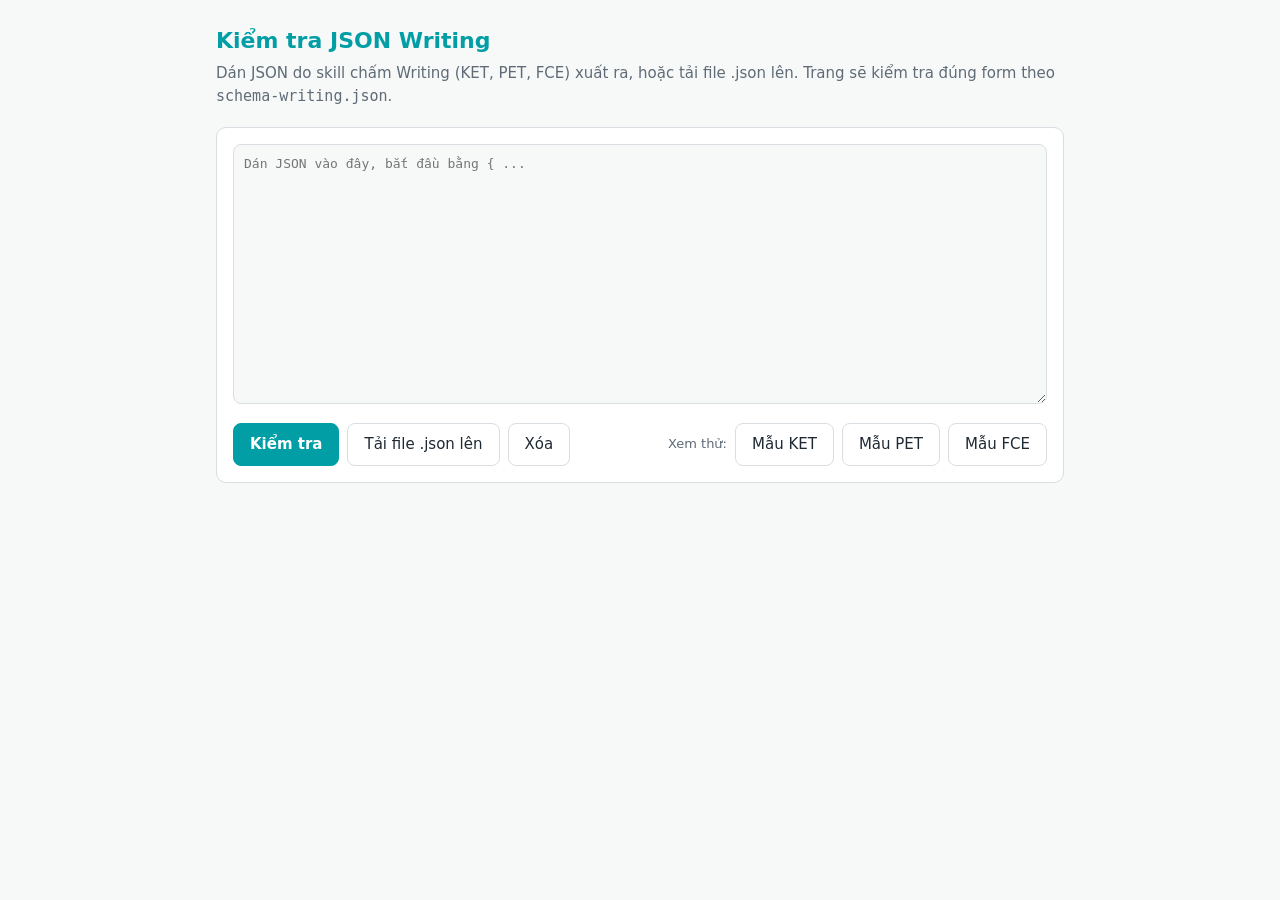
<file: viet/kiem-tra-json.html>
<!DOCTYPE html>
<html lang="vi">
<head>
<meta charset="utf-8">
<meta name="viewport" content="width=device-width, initial-scale=1">
<title>Kiểm tra JSON Writing</title>
<style>
  :root { --bg:#f7f8f8; --card:#fff; --text:#1f2933; --muted:#5f6b76; --line:#d9dee3;
          --accent:#019EA5; --accent-soft:#E6F5F5; --ok:#1c7a3d; --ok-bg:#e8f5ec;
          --err:#b3261e; --err-bg:#fdecea; --warn:#8a5a00; --warn-bg:#fff4dc; }
  @media (prefers-color-scheme: dark) {
    :root { --bg:#14181b; --card:#1d2226; --text:#e6eaee; --muted:#9aa5af; --line:#33393f;
            --accent:#2bc0c7; --accent-soft:#12302f; --ok:#6fd08c; --ok-bg:#15301f;
            --err:#ff8a80; --err-bg:#3a1f1d; --warn:#f2c46b; --warn-bg:#3a2f14; }
  }
  * { box-sizing:border-box; }
  body { margin:0; background:var(--bg); color:var(--text);
         font:15px/1.55 system-ui, -apple-system, "Segoe UI", Roboto, sans-serif; }
  main { max-width:880px; margin:0 auto; padding:24px 16px 48px; }
  h1 { font-size:22px; margin:0 0 4px; color:var(--accent); }
  p.sub { margin:0 0 18px; color:var(--muted); }
  .card { background:var(--card); border:1px solid var(--line); border-radius:10px; padding:16px; margin-bottom:16px; }
  textarea { width:100%; min-height:260px; resize:vertical; padding:10px; border:1px solid var(--line);
             border-radius:8px; background:var(--bg); color:var(--text);
             font:13px/1.45 ui-monospace, SFMono-Regular, Menlo, Consolas, monospace; }
  textarea:focus { outline:2px solid var(--accent); outline-offset:1px; }
  .row { display:flex; flex-wrap:wrap; gap:8px; margin-top:12px; align-items:center; }
  button, label.btn { font:inherit; padding:9px 16px; border-radius:8px; border:1px solid var(--line);
             background:var(--card); color:var(--text); cursor:pointer; }
  button.primary { background:var(--accent); border-color:var(--accent); color:#fff; font-weight:600; }
  button:hover, label.btn:hover { filter:brightness(0.96); }
  .spacer { flex:1; }
  .hint { color:var(--muted); font-size:13px; }
  .res { border-radius:8px; padding:12px 14px; margin-top:4px; }
  .res.ok { background:var(--ok-bg); color:var(--ok); }
  .res.bad { background:var(--err-bg); color:var(--err); }
  .res h2 { font-size:16px; margin:0 0 6px; }
  .res ul { margin:6px 0 0; padding-left:20px; }
  .warn { background:var(--warn-bg); color:var(--warn); border-radius:8px; padding:12px 14px; margin-top:10px; }
  .warn h3 { font-size:14px; margin:0 0 4px; }
  table.sum { border-collapse:collapse; margin-top:10px; width:100%; }
  table.sum td { padding:6px 8px; border-top:1px solid var(--line); }
  table.sum td:first-child { color:var(--muted); width:38%; }
</style>
</head>
<body>
<main>
  <h1>Kiểm tra JSON Writing</h1>
  <p class="sub">Dán JSON do skill chấm Writing (KET, PET, FCE) xuất ra, hoặc tải file .json lên. Trang sẽ kiểm tra đúng form theo <code>schema-writing.json</code>.</p>

  <div class="card">
    <textarea id="o" placeholder='Dán JSON vào đây, bắt đầu bằng { ...' spellcheck="false"></textarea>
    <div class="row">
      <button class="primary" id="btnCheck">Kiểm tra</button>
      <label class="btn" for="file">Tải file .json lên</label>
      <input type="file" id="file" accept=".json,application/json" hidden>
      <button id="btnClear">Xóa</button>
      <span class="spacer"></span>
      <span class="hint">Xem thử:</span>
      <button data-mau="mau-ket-part6.json">Mẫu KET</button>
      <button data-mau="mau-pet-part1.json">Mẫu PET</button>
      <button data-mau="mau-fce-part1.json">Mẫu FCE</button>
    </div>
  </div>

  <div id="kq" aria-live="polite"></div>
</main>

<script src="ajv2020.bundle.js"></script>
<script src="kiem-tra-json.js"></script>
<script>
(function () {
  var $ = function (id) { return document.getElementById(id); };
  var bo = null, loiTai = '';

  fetch('schema-writing.json')
    .then(function (r) { if (!r.ok) throw new Error('HTTP ' + r.status); return r.json(); })
    .then(function (s) { bo = WritingJsonCheck.taoBoKiemTra(s, window.Ajv2020); })
    .catch(function (e) {
      loiTai = 'Không tải được schema-writing.json (' + e.message + '). Hãy mở trang này qua địa chỉ web của app (không mở trực tiếp file từ máy).';
      hienLoiHeThong();
    });

  function esc(s) { return String(s).replace(/[&<>"]/g, function (c) { return {'&':'&amp;','<':'&lt;','>':'&gt;','"':'&quot;'}[c]; }); }

  function hienLoiHeThong() {
    $('kq').innerHTML = '<div class="card"><div class="res bad"><h2>Lỗi hệ thống</h2>' + esc(loiTai) + '</div></div>';
  }

  function hienKetQua(kq) {
    var h = '<div class="card">';
    if (kq.ok) {
      h += '<div class="res ok"><h2>JSON đúng form</h2>Có thể dùng file này trong app.</div>';
    } else {
      h += '<div class="res bad"><h2>JSON chưa đúng form (' + kq.loi.length + ' lỗi)</h2><ul>' +
        kq.loi.map(function (m) { return '<li>' + esc(m) + '</li>'; }).join('') + '</ul></div>';
    }
    if (kq.canhBao.length) {
      h += '<div class="warn"><h3>Cảnh báo về số liệu (' + kq.canhBao.length + ')</h3><ul>' +
        kq.canhBao.map(function (m) { return '<li>' + esc(m) + '</li>'; }).join('') + '</ul></div>';
    }
    var t = kq.tomTat;
    if (kq.ok && t) {
      var diem = t.raw != null ? t.raw + (t.rawMax != null ? ' / ' + t.rawMax : '') : '-';
      var scale = t.scale != null ? t.scale + (t.uocLuong ? ' (ước lượng)' : '') : 'chưa có';
      h += '<table class="sum">' +
        '<tr><td>Học sinh</td><td>' + esc(t.hocSinh || '-') + '</td></tr>' +
        '<tr><td>Lớp</td><td>' + esc(t.lop || '-') + '</td></tr>' +
        '<tr><td>Bài thi (test.id)</td><td>' + esc(t.baiThi || '-') + '</td></tr>' +
        '<tr><td>Cấp độ</td><td>' + esc(t.level) + '</td></tr>' +
        '<tr><td>Số Part</td><td>' + t.soPart + '</td></tr>' +
        '<tr><td>Điểm thô</td><td>' + esc(diem) + '</td></tr>' +
        '<tr><td>Cambridge Scale</td><td>' + esc(scale) + '</td></tr></table>';
    }
    h += '</div>';
    $('kq').innerHTML = h;
  }

  function kiemTra() {
    if (!bo) { if (loiTai) hienLoiHeThong(); return; }
    hienKetQua(bo.kiemTra($('o').value));
  }

  $('btnCheck').onclick = kiemTra;
  $('btnClear').onclick = function () { $('o').value = ''; $('kq').innerHTML = ''; $('file').value = ''; };

  $('file').onchange = function () {
    var f = this.files[0]; if (!f) return;
    var rd = new FileReader();
    rd.onload = function () { $('o').value = rd.result; kiemTra(); };
    rd.readAsText(f, 'utf-8');
  };

  Array.prototype.forEach.call(document.querySelectorAll('button[data-mau]'), function (b) {
    b.onclick = function () {
      fetch(b.getAttribute('data-mau')).then(function (r) { return r.text(); })
        .then(function (t) { $('o').value = t; kiemTra(); });
    };
  });
})();
</script>
</body>
</html>
</file>
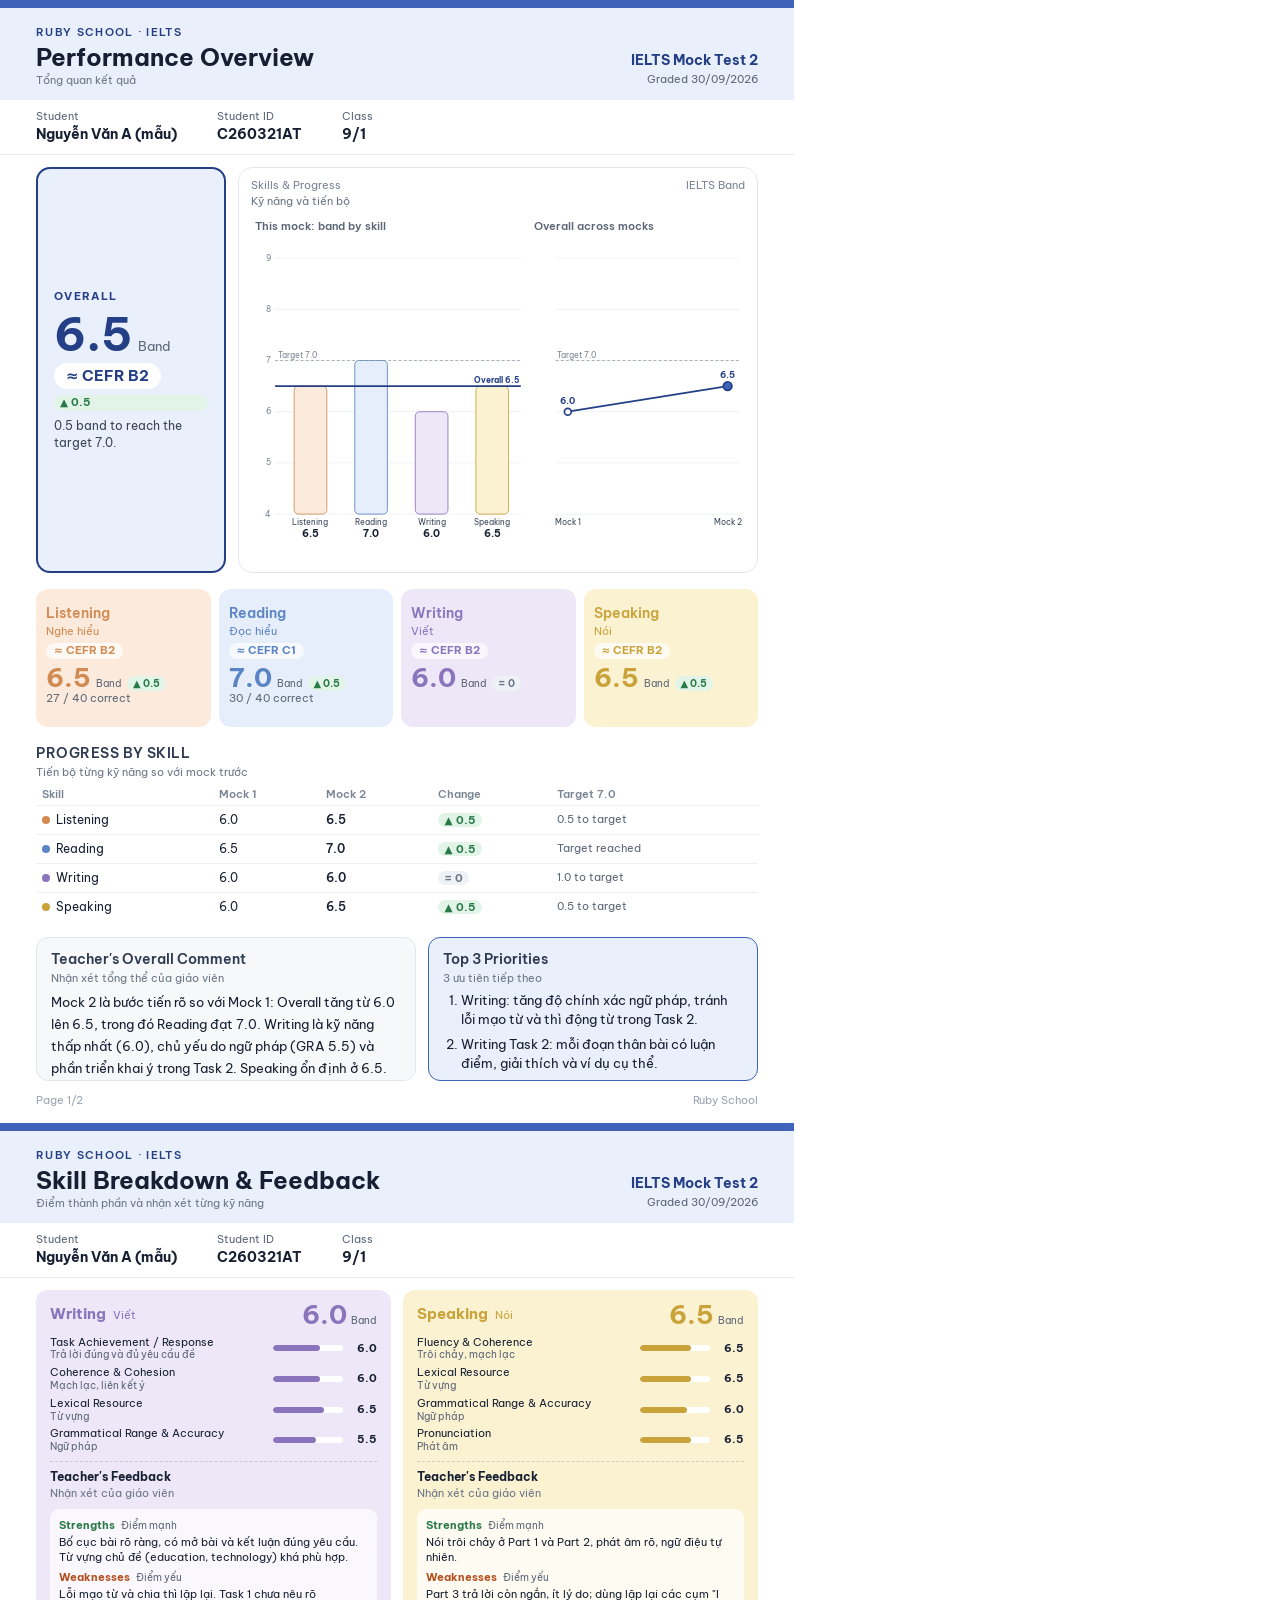
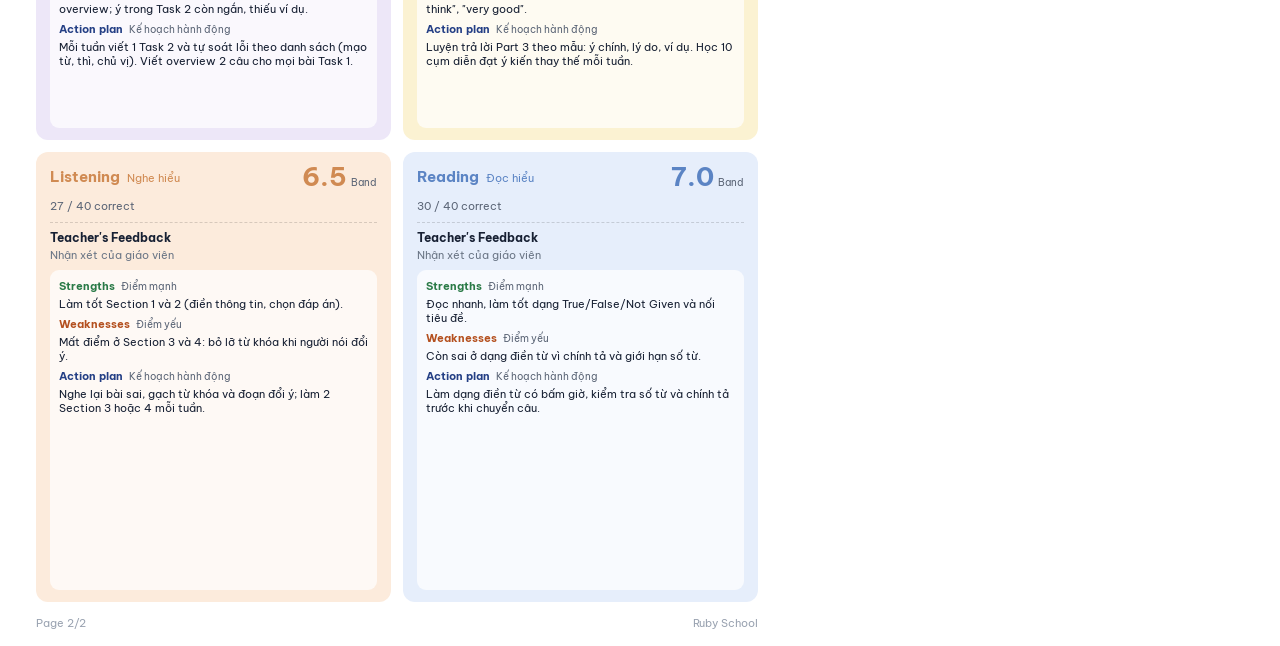
<file: viet/phieu-ielts-mau.html>
<!doctype html><html lang="vi"><head><meta charset="utf-8"><title>Phiếu IELTS mẫu</title>
<link rel="stylesheet" href="phieu-font.css"><link rel="stylesheet" href="phieu-trang.css"><link rel="stylesheet" href="phieu-ielts.css">
<style>@page{size:A4;margin:0}body{margin:0}.pt-page{page-break-after:always;border-top:8px solid var(--a)}.tt small.vi{display:block;font-weight:400;font-size:11px;color:#6b7686}</style>
<script src="phieu-ielts.js"></script></head><body><div id="r"></div><script>
var m={student:{name:'Nguyễn Văn A (mẫu)',id:'C260321AT',cls:'9/1'},exam:'IELTS Mock Test 2',date:'30/09/2026',mockLabel:'Mock 2',
 bands:{listening:6.5,reading:7.0,writing:6.0,speaking:6.5},raw:{listening:'27 / 40 correct',reading:'30 / 40 correct'},deltas:{listening:0.5,reading:0.5,writing:0,speaking:0.5},
 criteria:{writing:{TA:6.0,CC:6.0,LR:6.5,GRA:5.5},speaking:{FC:6.5,LR:6.5,GRA:6.0,P:6.5}},target:7.0,history:[{label:'Mock 1',overall:6.0,bands:{listening:6.0,reading:6.5,writing:6.0,speaking:6.0}}],overallDelta:0.5,
 comment:'Mock 2 là bước tiến rõ so với Mock 1: Overall tăng từ 6.0 lên 6.5, trong đó Reading đạt 7.0. Writing là kỹ năng thấp nhất (6.0), chủ yếu do ngữ pháp (GRA 5.5) và phần triển khai ý trong Task 2. Speaking ổn định ở 6.5. Để chạm mục tiêu 7.0 ở Mock 3, em cần ưu tiên Writing và giữ nhịp luyện Listening.',
 priorities:['Writing: tăng độ chính xác ngữ pháp, tránh lỗi mạo từ và thì động từ trong Task 2.','Writing Task 2: mỗi đoạn thân bài có luận điểm, giải thích và ví dụ cụ thể.','Listening: luyện Section 3 và 4, chú ý từ khóa và bẫy đổi ý.'],
 feedback:{writing:{s:'Bố cục bài rõ ràng, có mở bài và kết luận đúng yêu cầu. Từ vựng chủ đề (education, technology) khá phù hợp.',w:'Lỗi mạo từ và chia thì lặp lại. Task 1 chưa nêu rõ overview; ý trong Task 2 còn ngắn, thiếu ví dụ.',a:'Mỗi tuần viết 1 Task 2 và tự soát lỗi theo danh sách (mạo từ, thì, chủ vị). Viết overview 2 câu cho mọi bài Task 1.'},
  speaking:{s:'Nói trôi chảy ở Part 1 và Part 2, phát âm rõ, ngữ điệu tự nhiên.',w:'Part 3 trả lời còn ngắn, ít lý do; dùng lặp lại các cụm "I think", "very good".',a:'Luyện trả lời Part 3 theo mẫu: ý chính, lý do, ví dụ. Học 10 cụm diễn đạt ý kiến thay thế mỗi tuần.'},
  listening:{s:'Làm tốt Section 1 và 2 (điền thông tin, chọn đáp án).',w:'Mất điểm ở Section 3 và 4: bỏ lỡ từ khóa khi người nói đổi ý.',a:'Nghe lại bài sai, gạch từ khóa và đoạn đổi ý; làm 2 Section 3 hoặc 4 mỗi tuần.'},
  reading:{s:'Đọc nhanh, làm tốt dạng True/False/Not Given và nối tiêu đề.',w:'Còn sai ở dạng điền từ vì chính tả và giới hạn số từ.',a:'Làm dạng điền từ có bấm giờ, kiểm tra số từ và chính tả trước khi chuyển câu.'}}};
m.overall=PhieuIelts.overallOf(m.bands);
document.getElementById('r').innerHTML=PhieuIelts.page1(m)+PhieuIelts.page2(m);
</script></body></html>
</file>
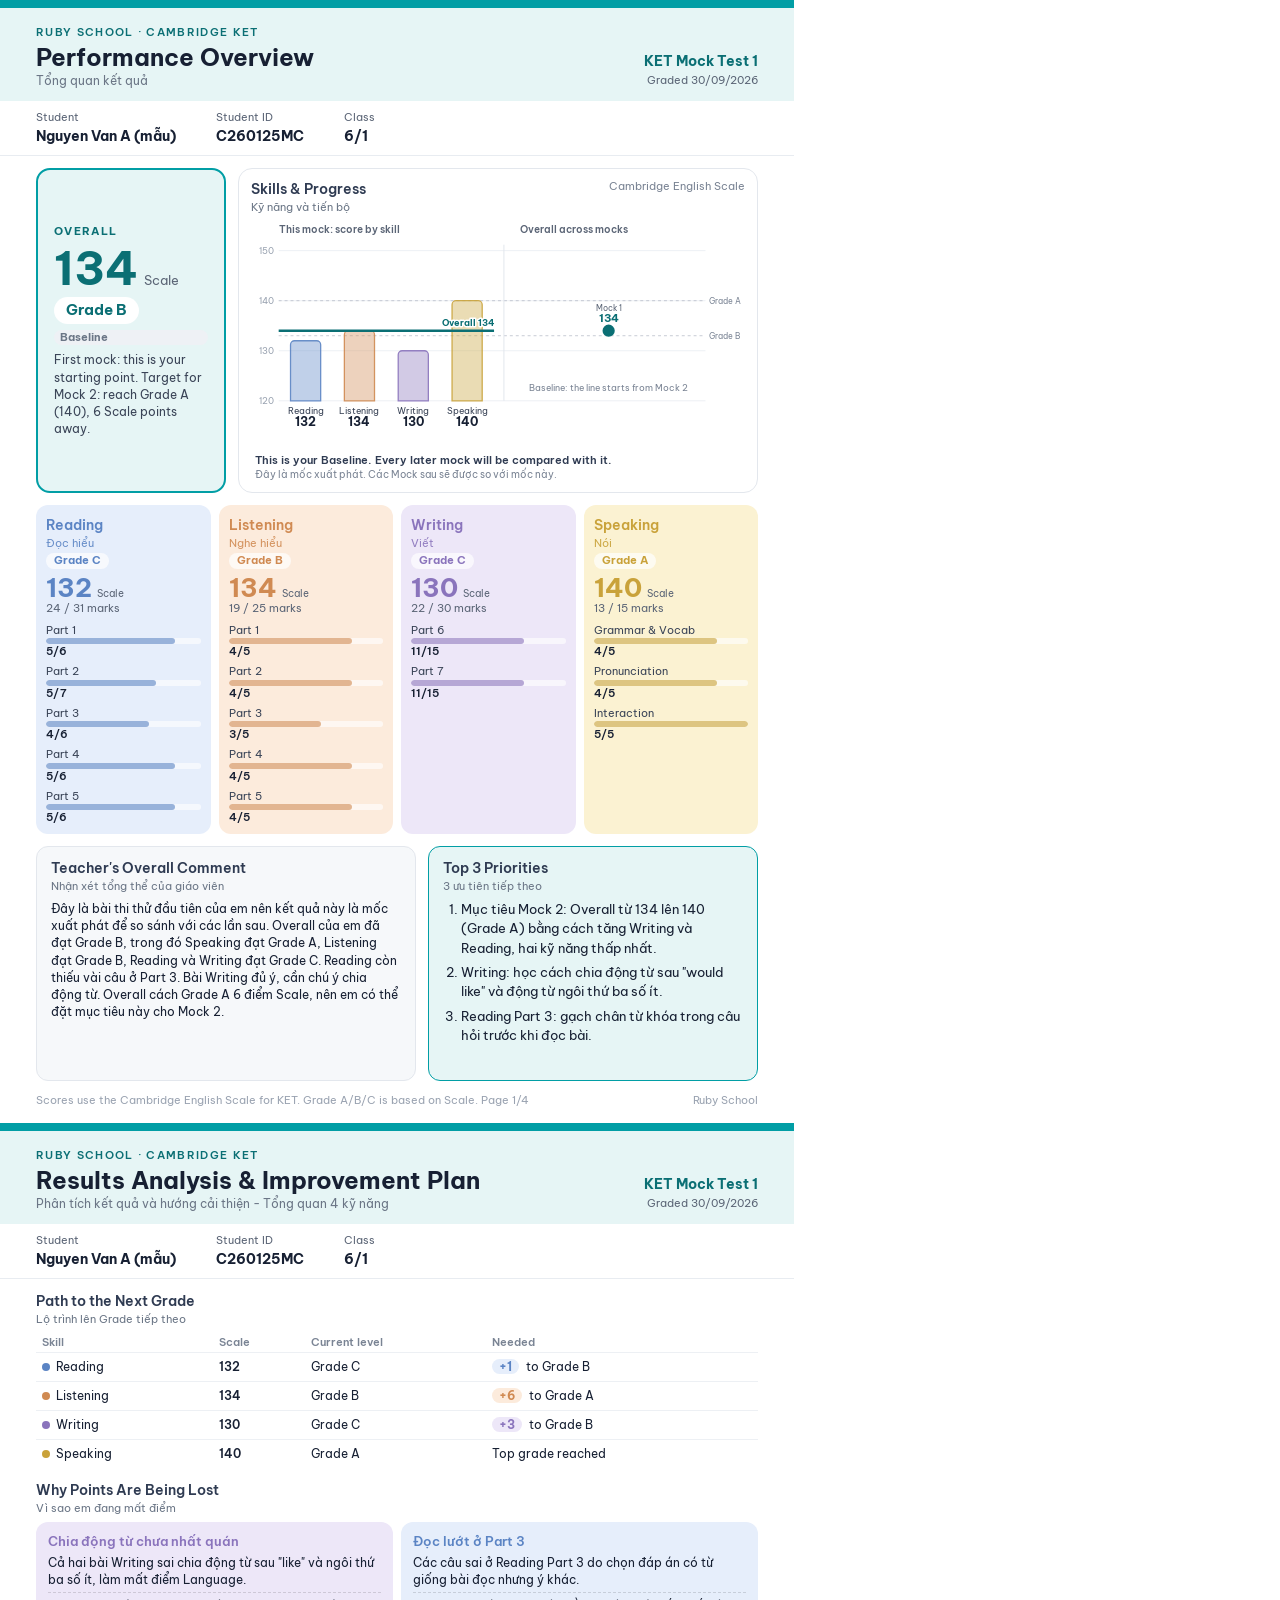
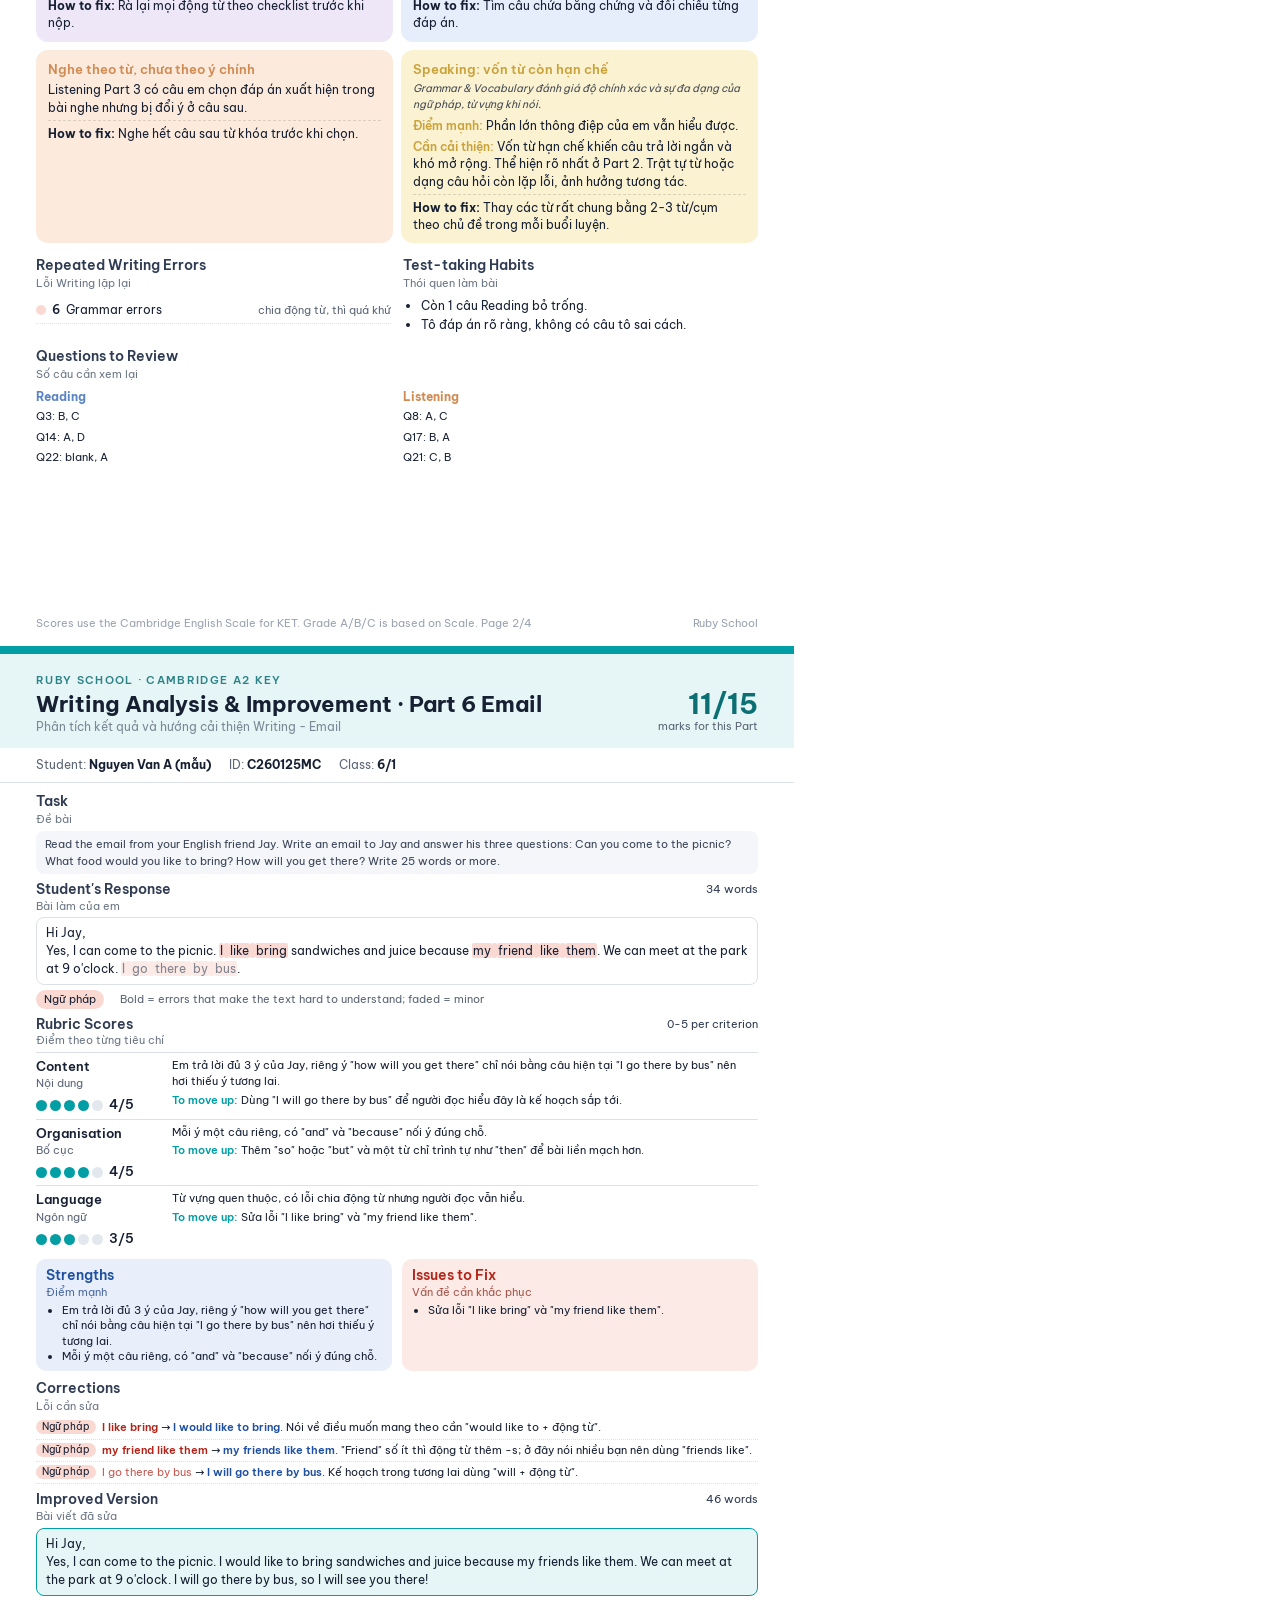
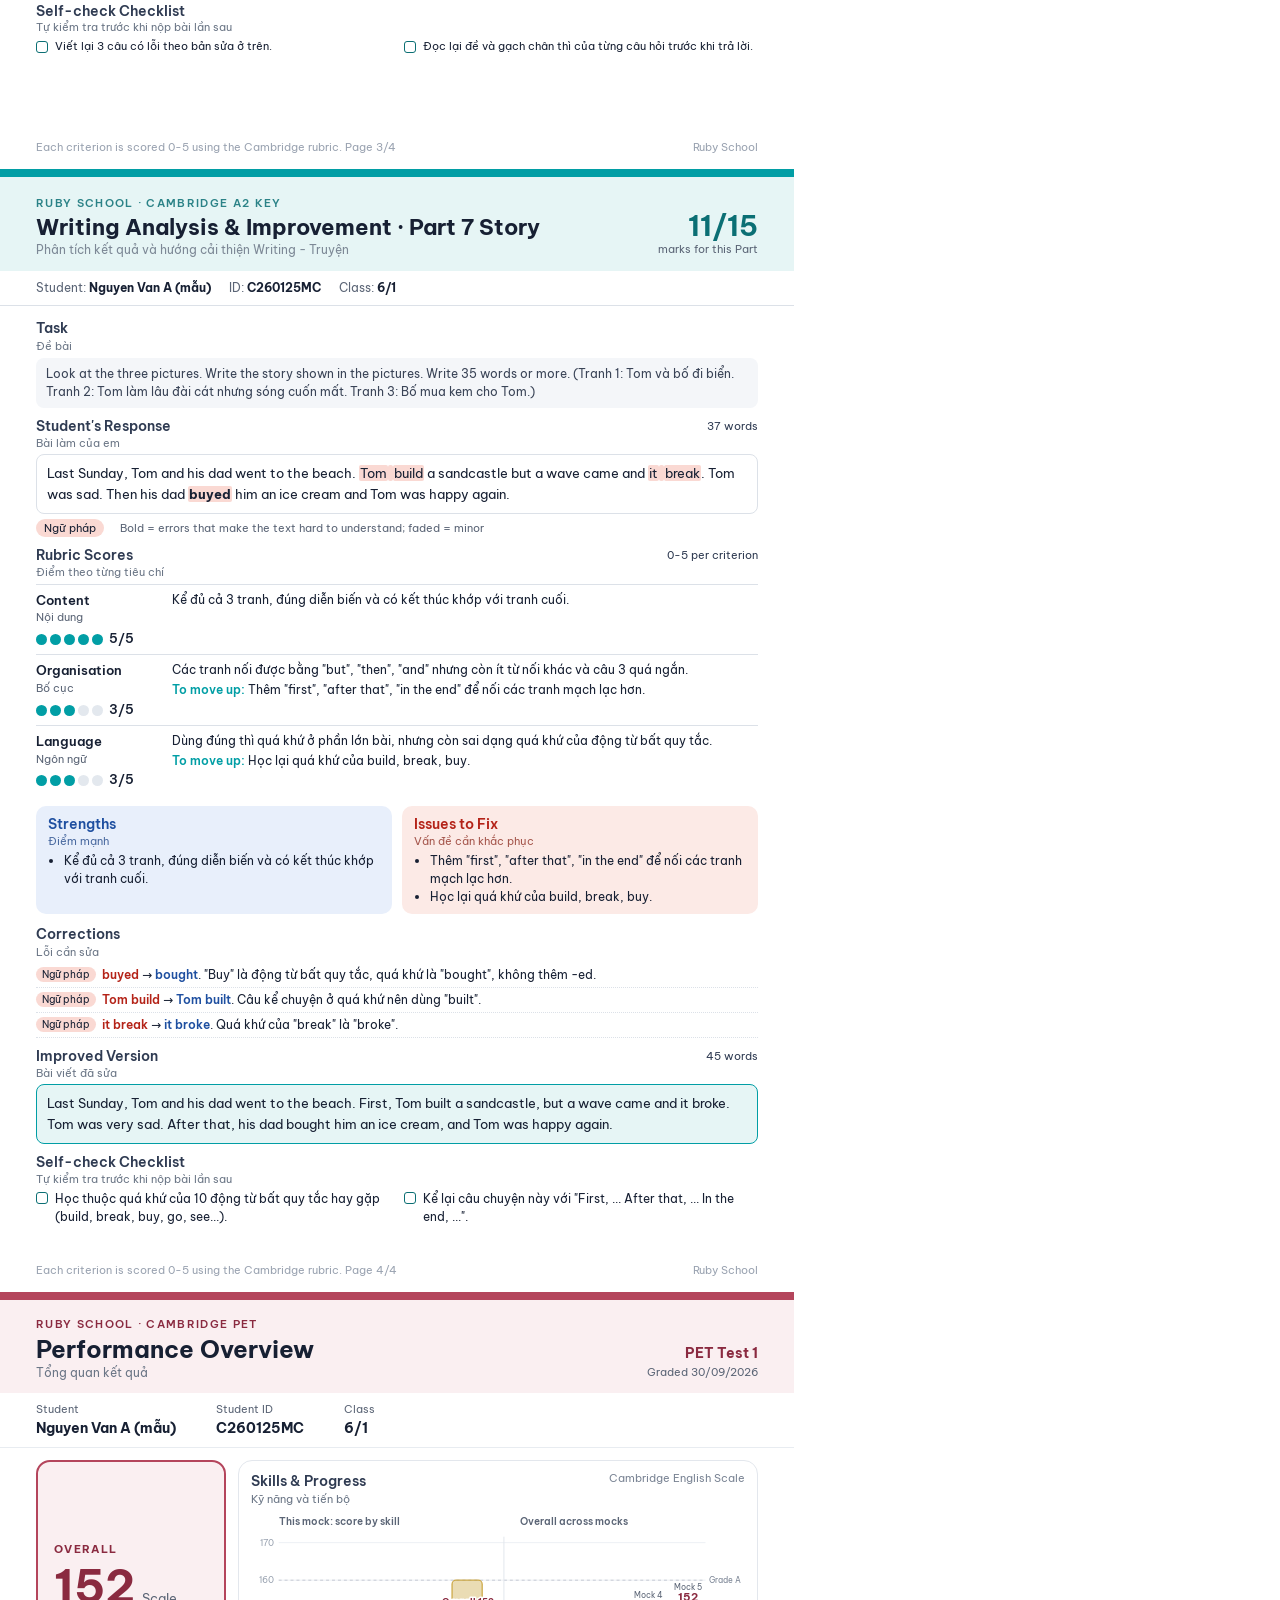
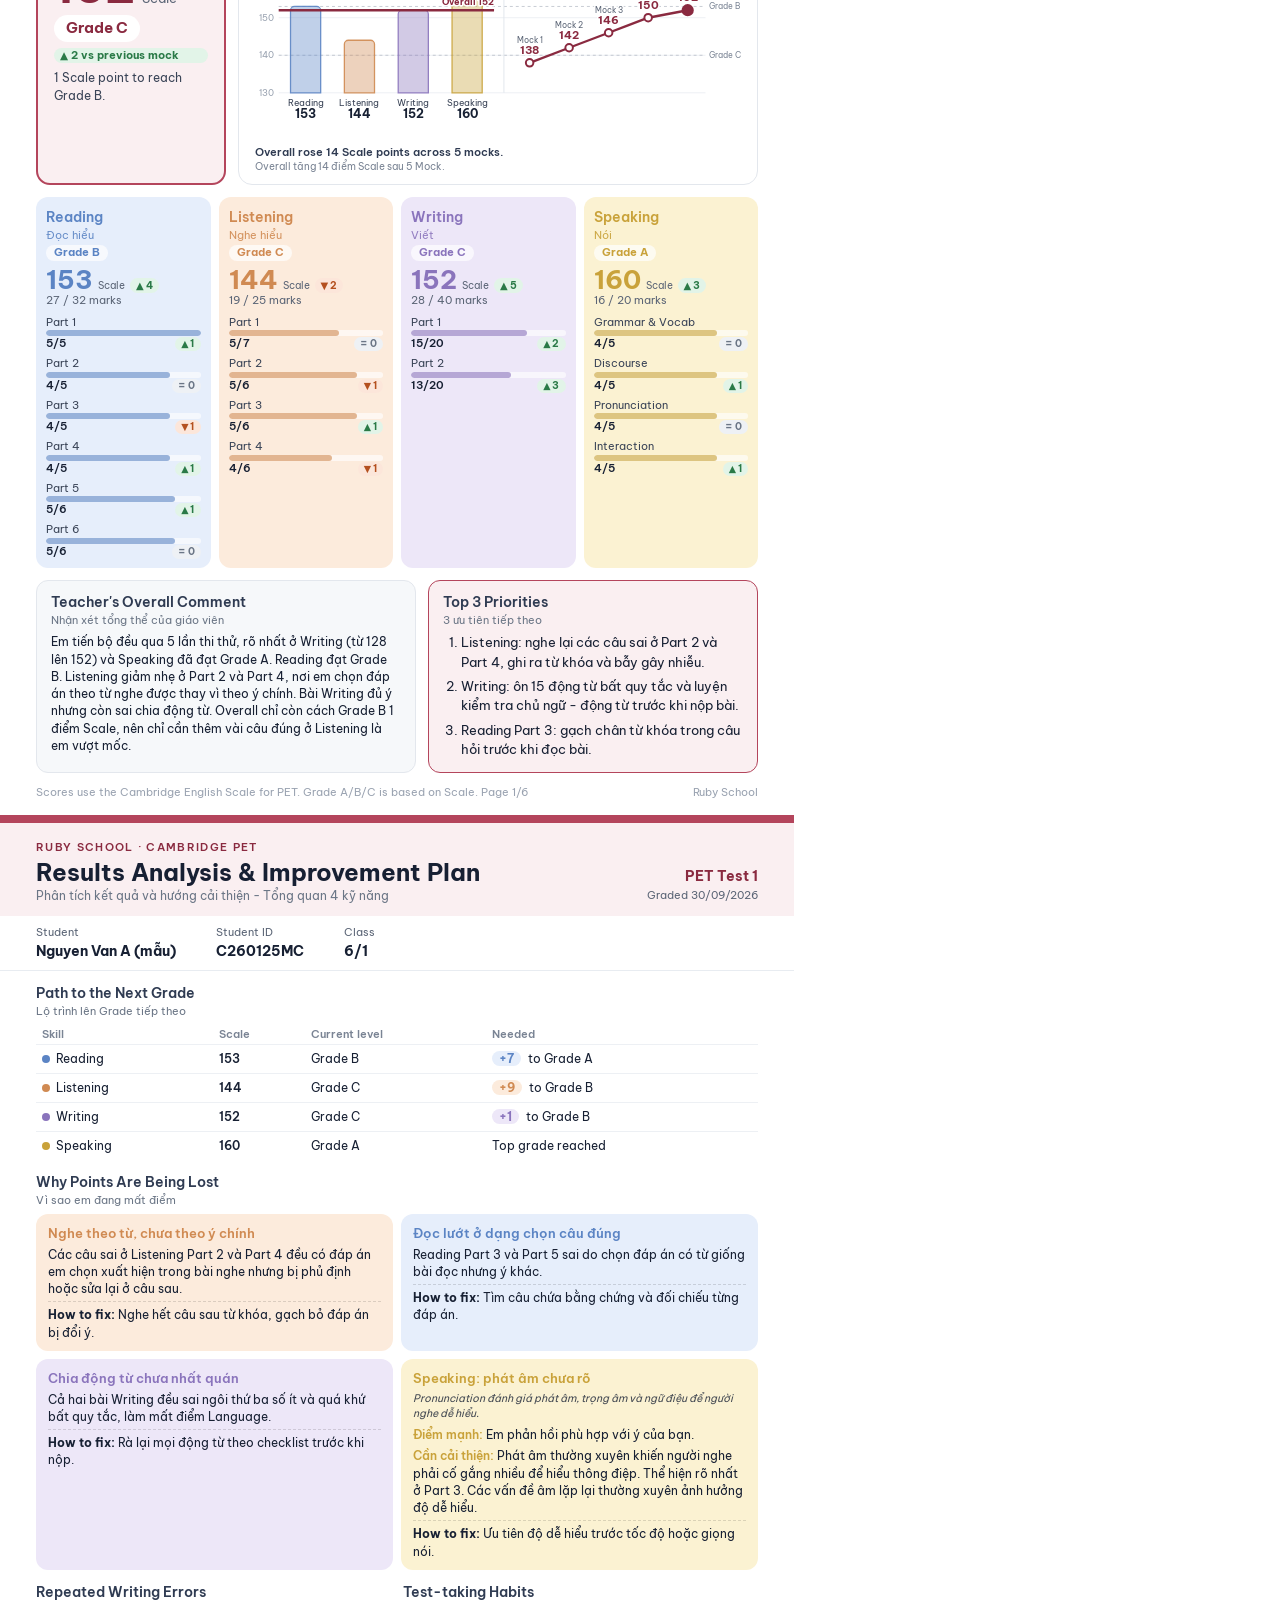
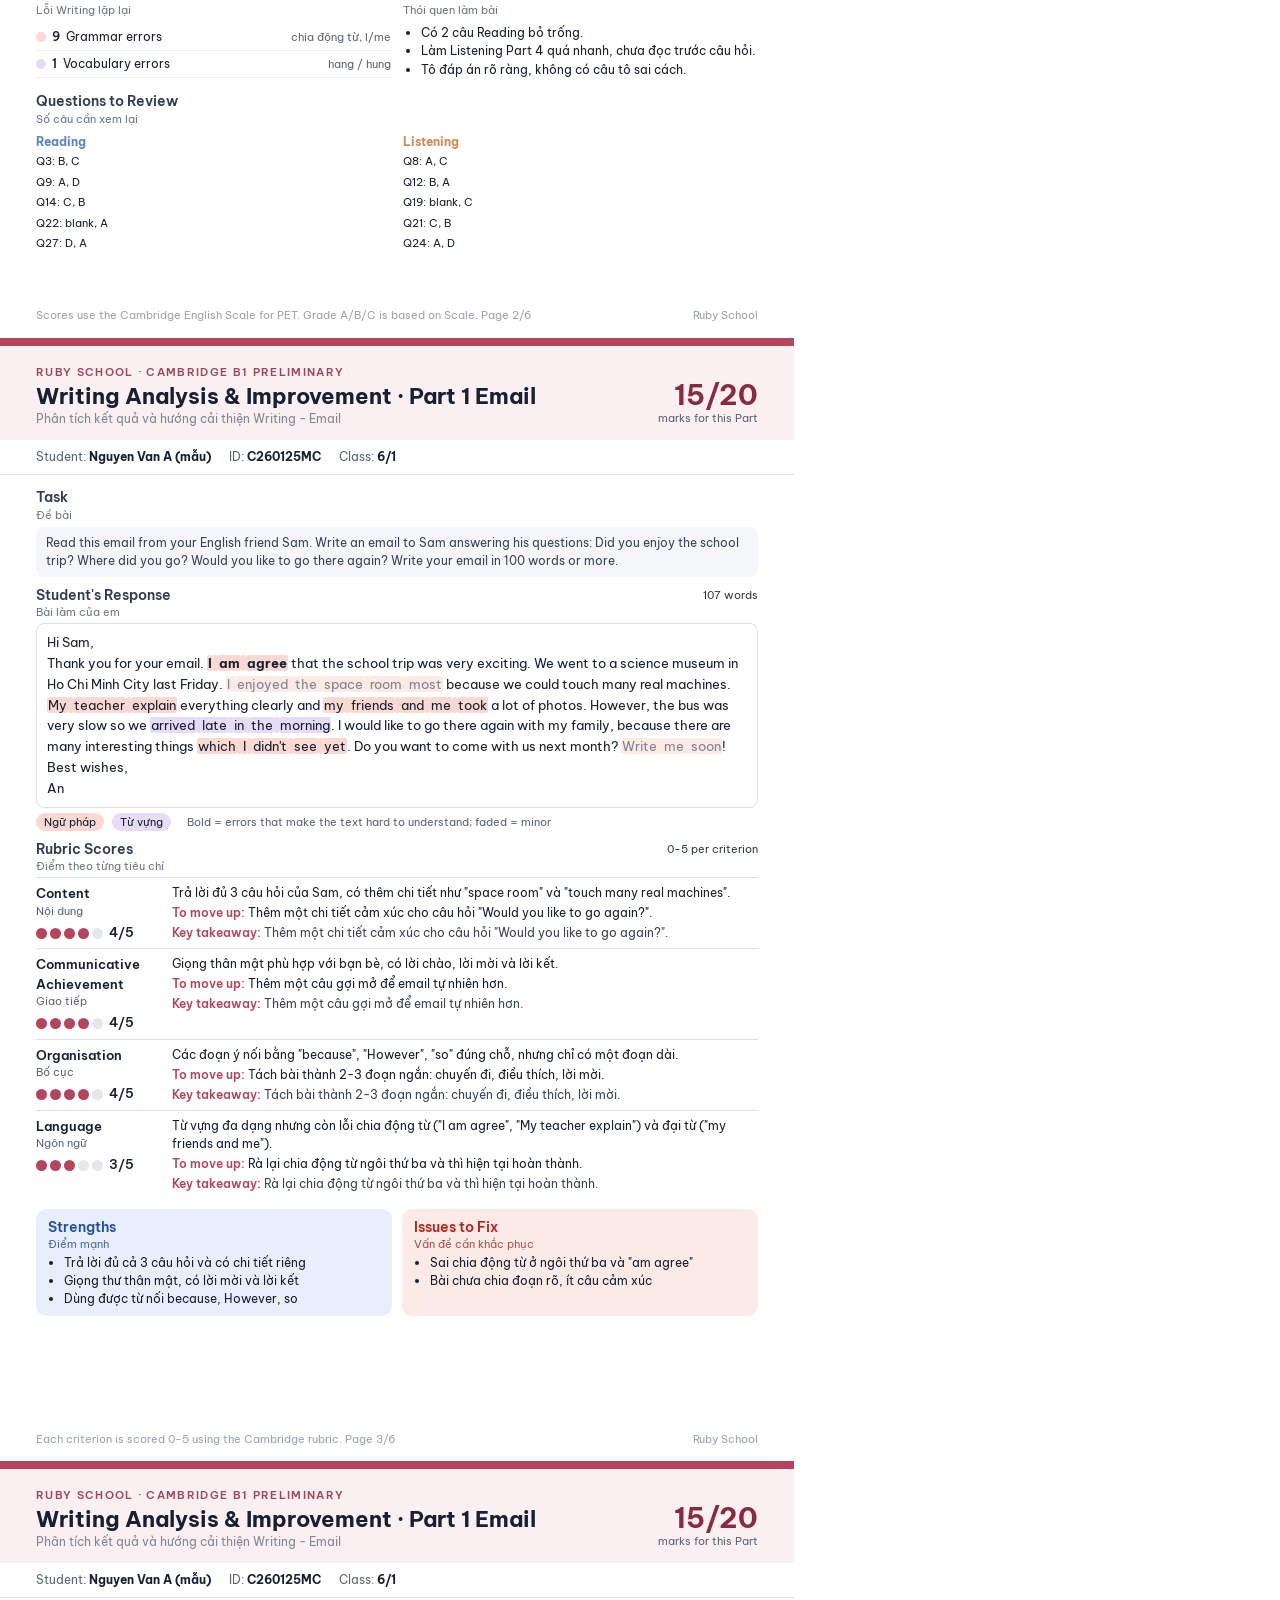
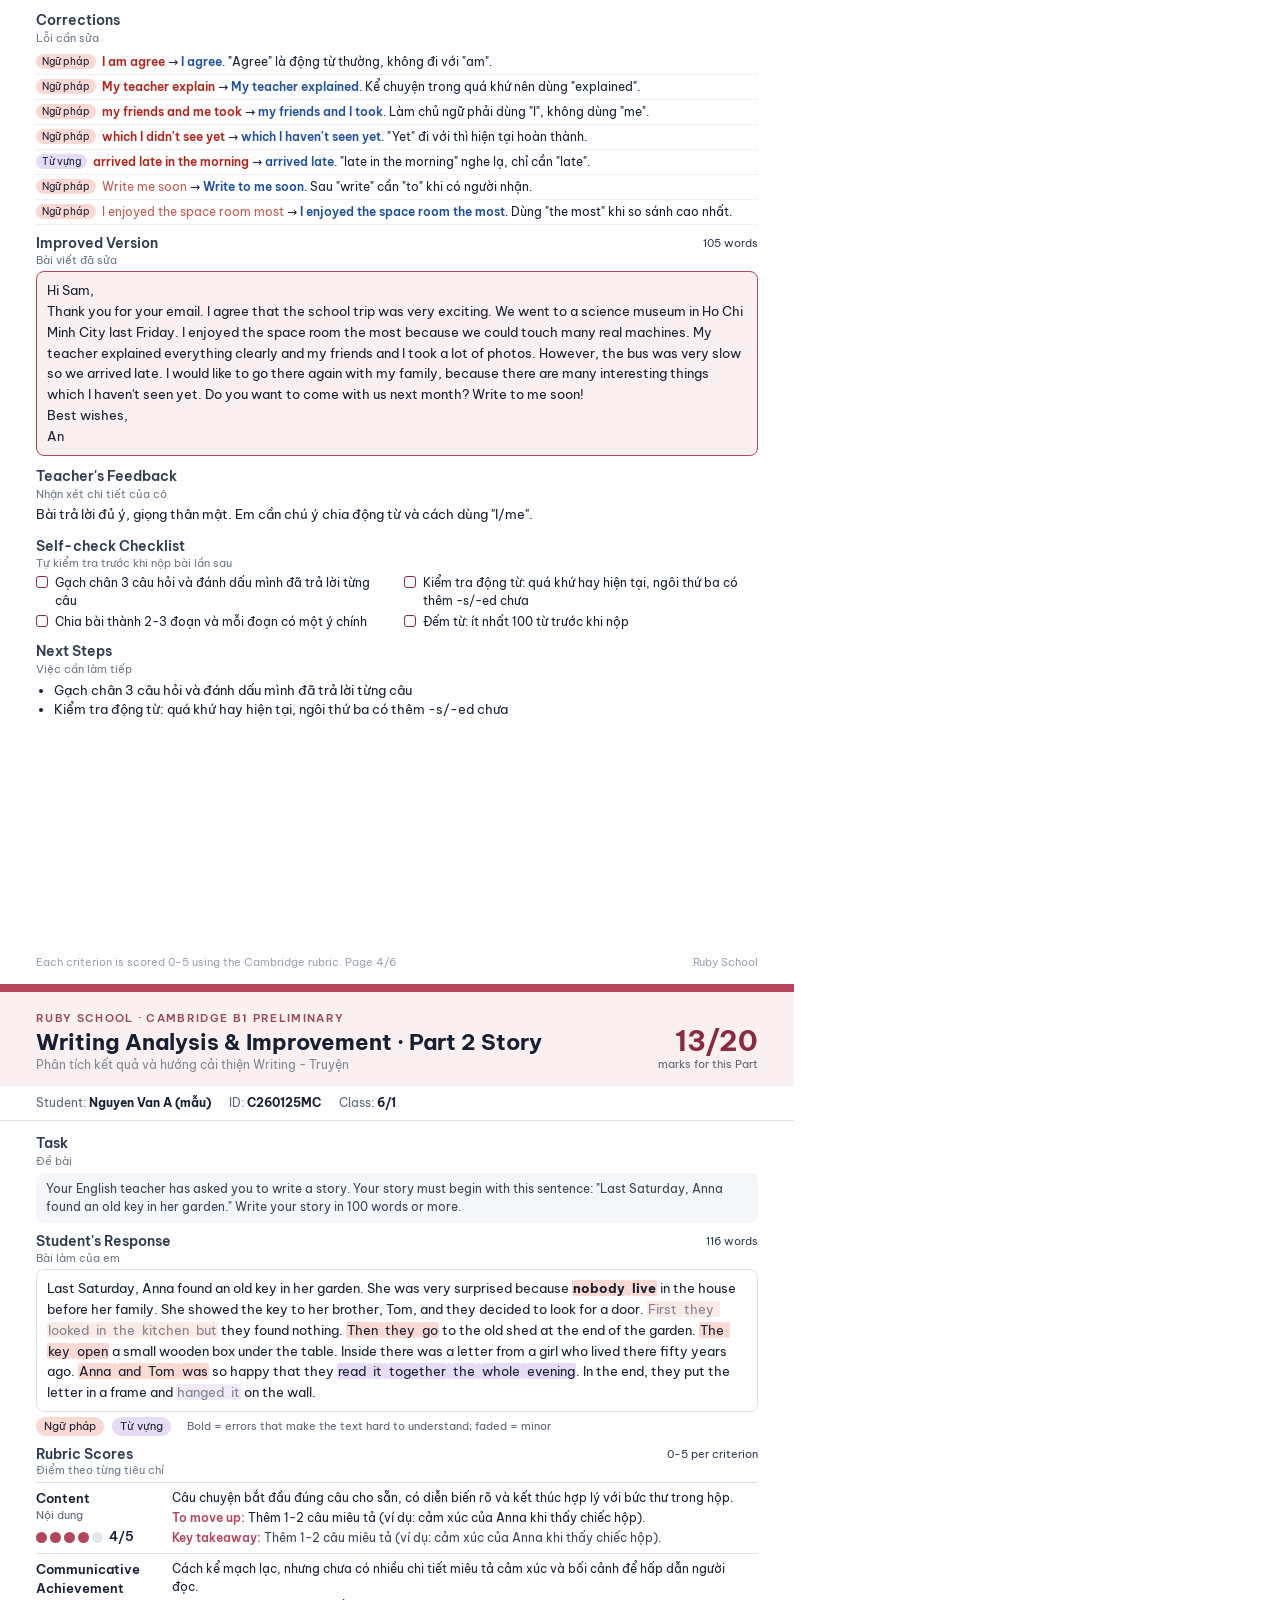
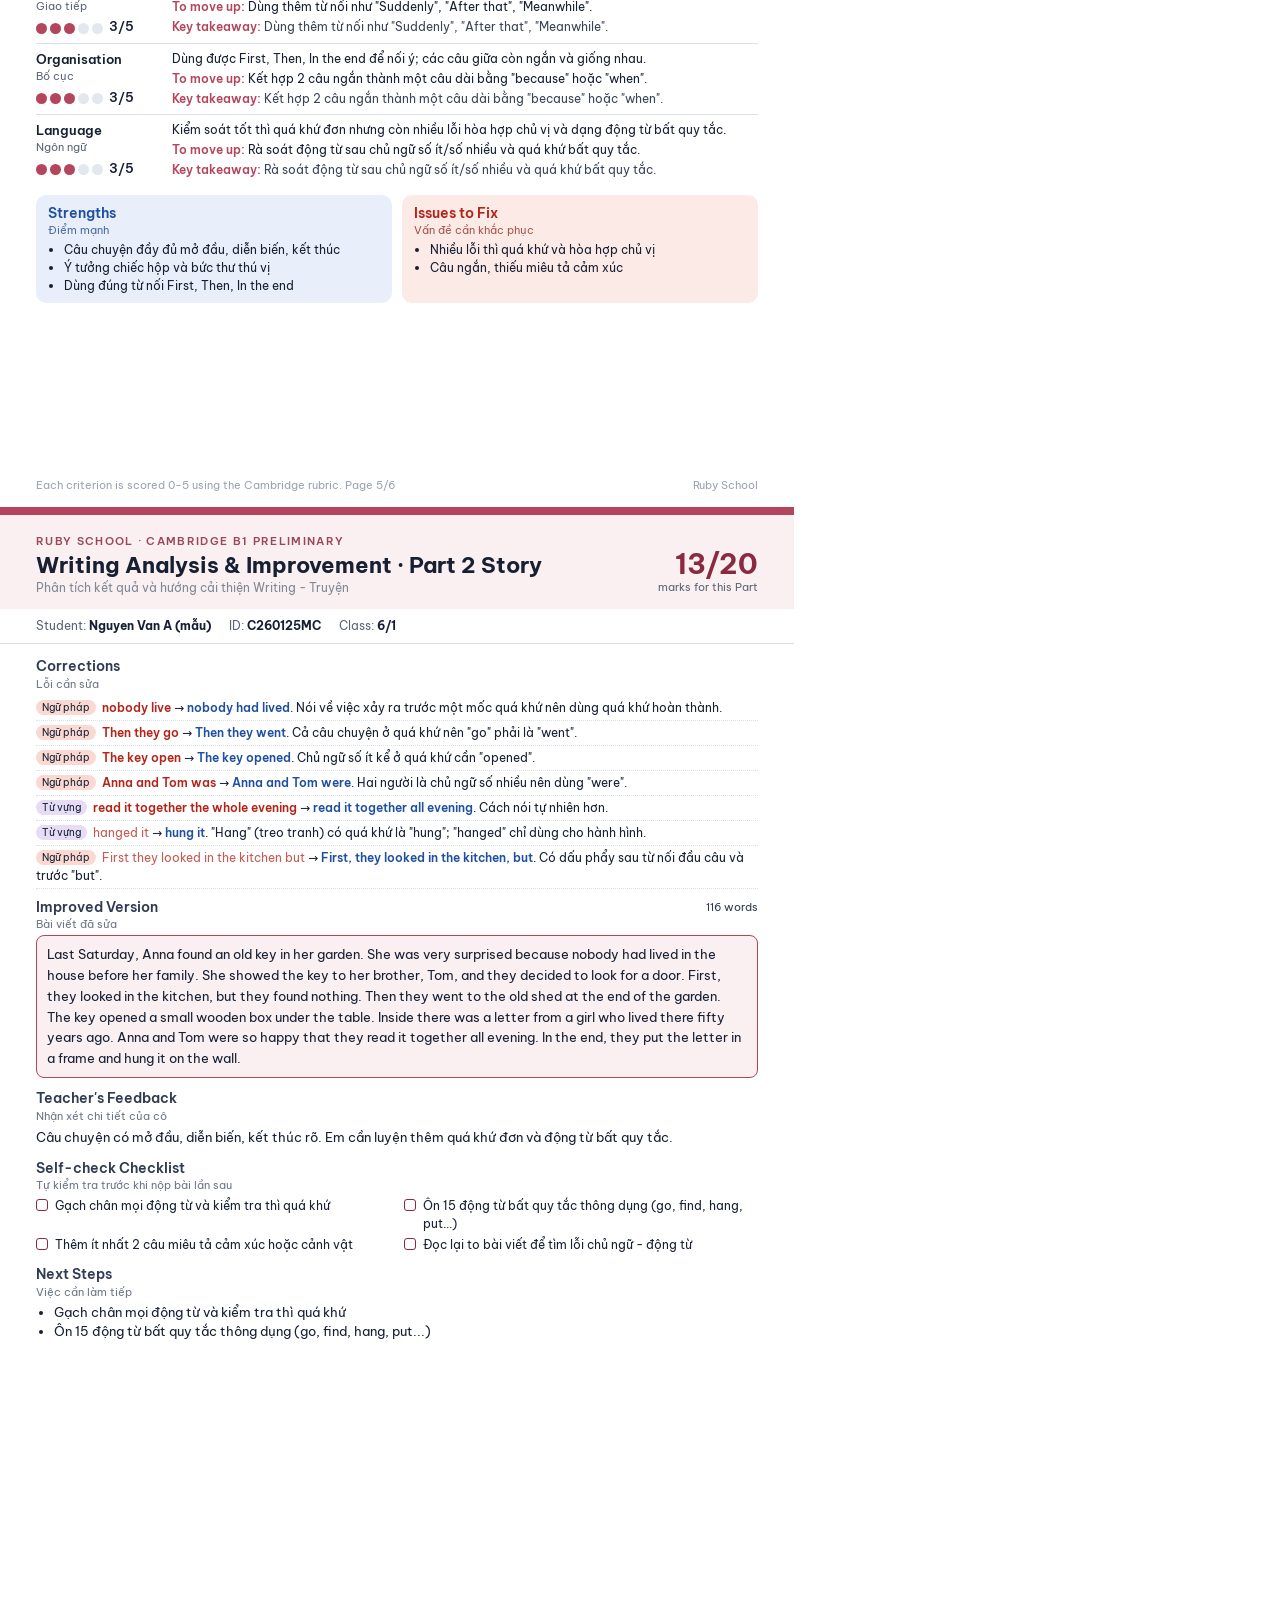
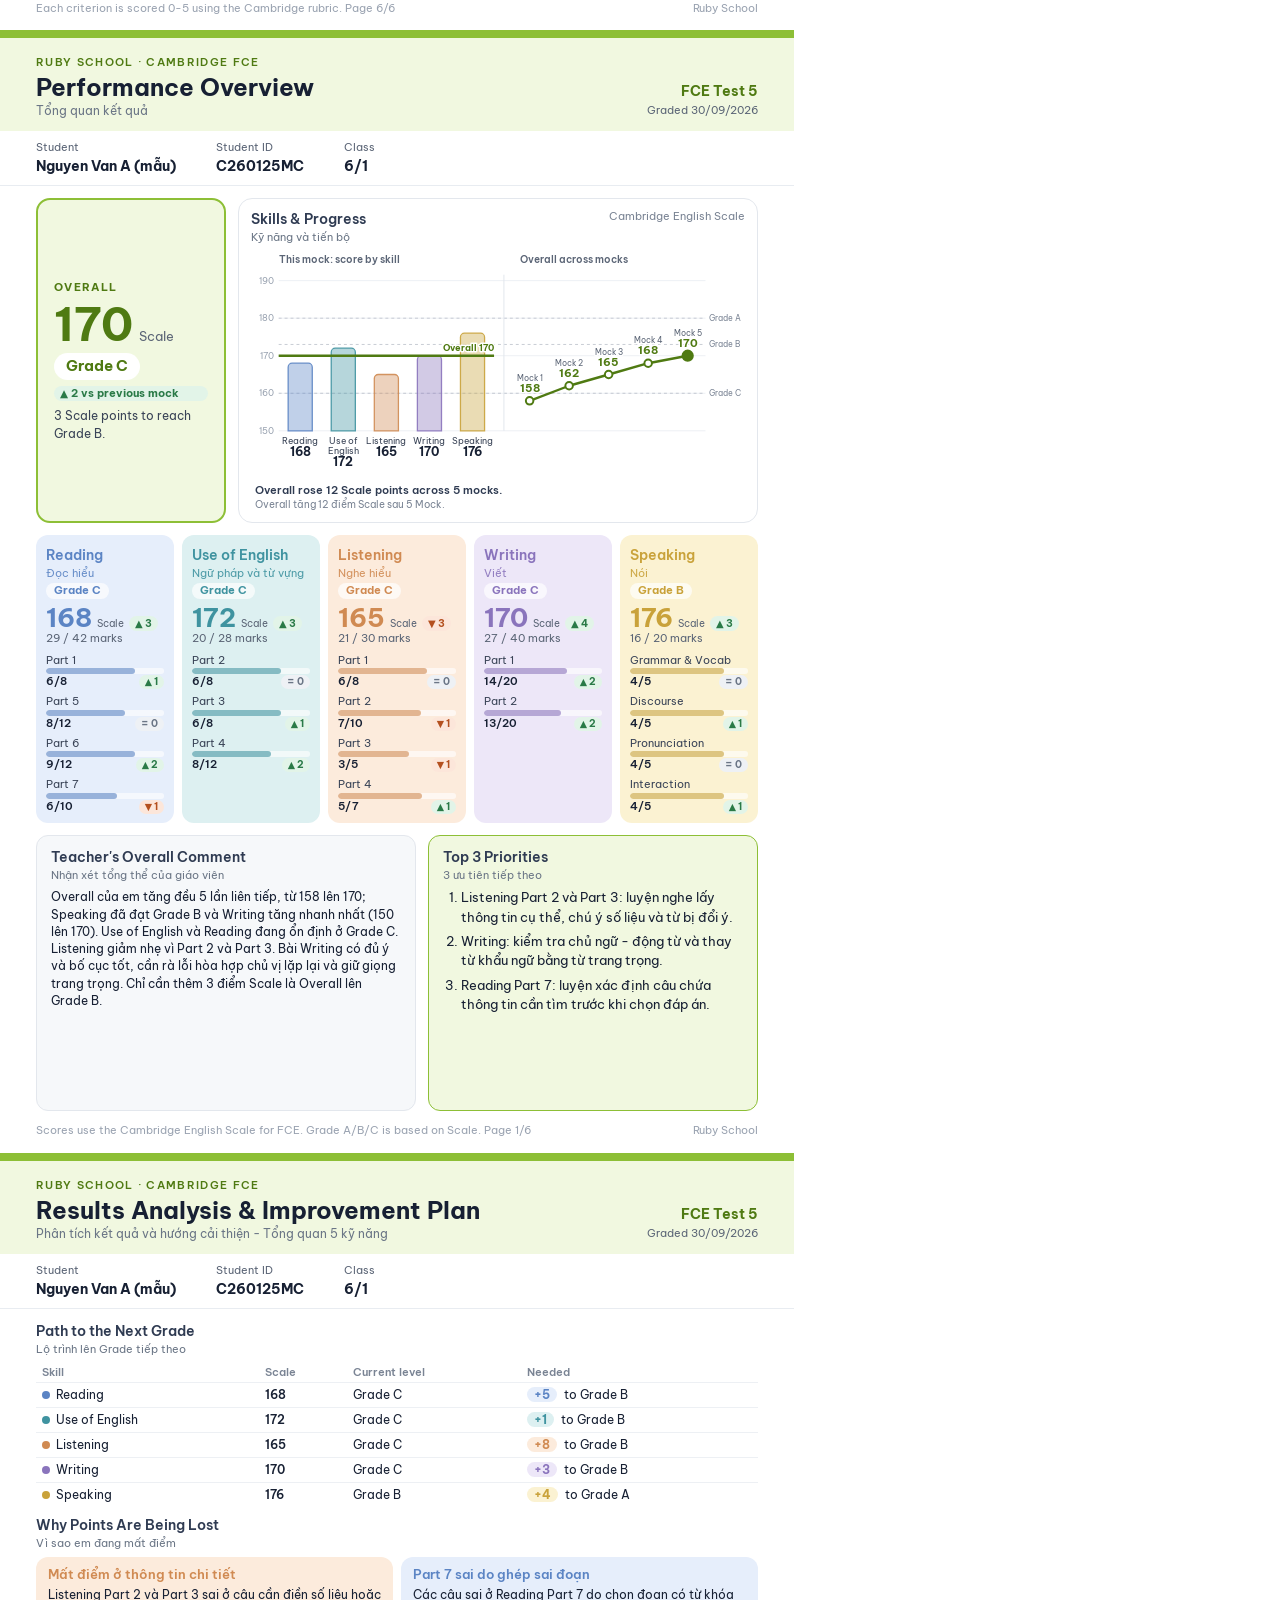
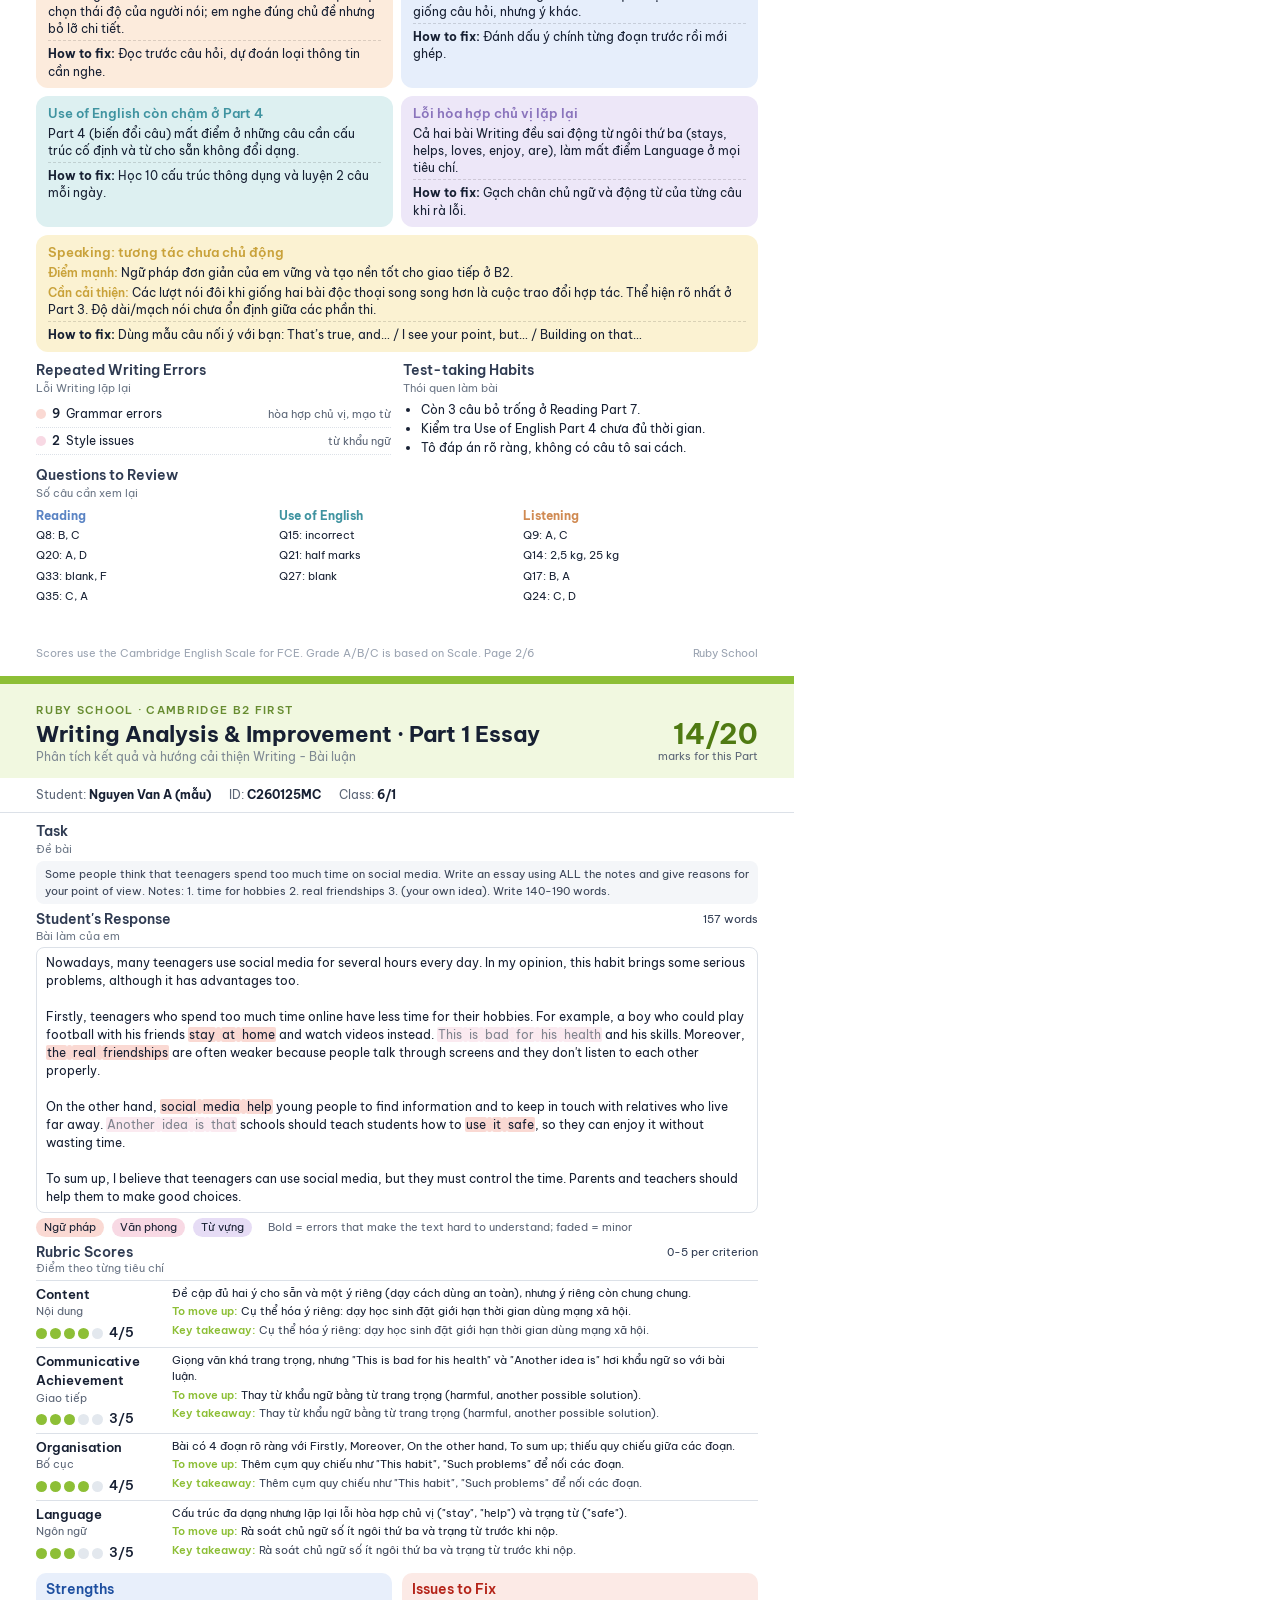
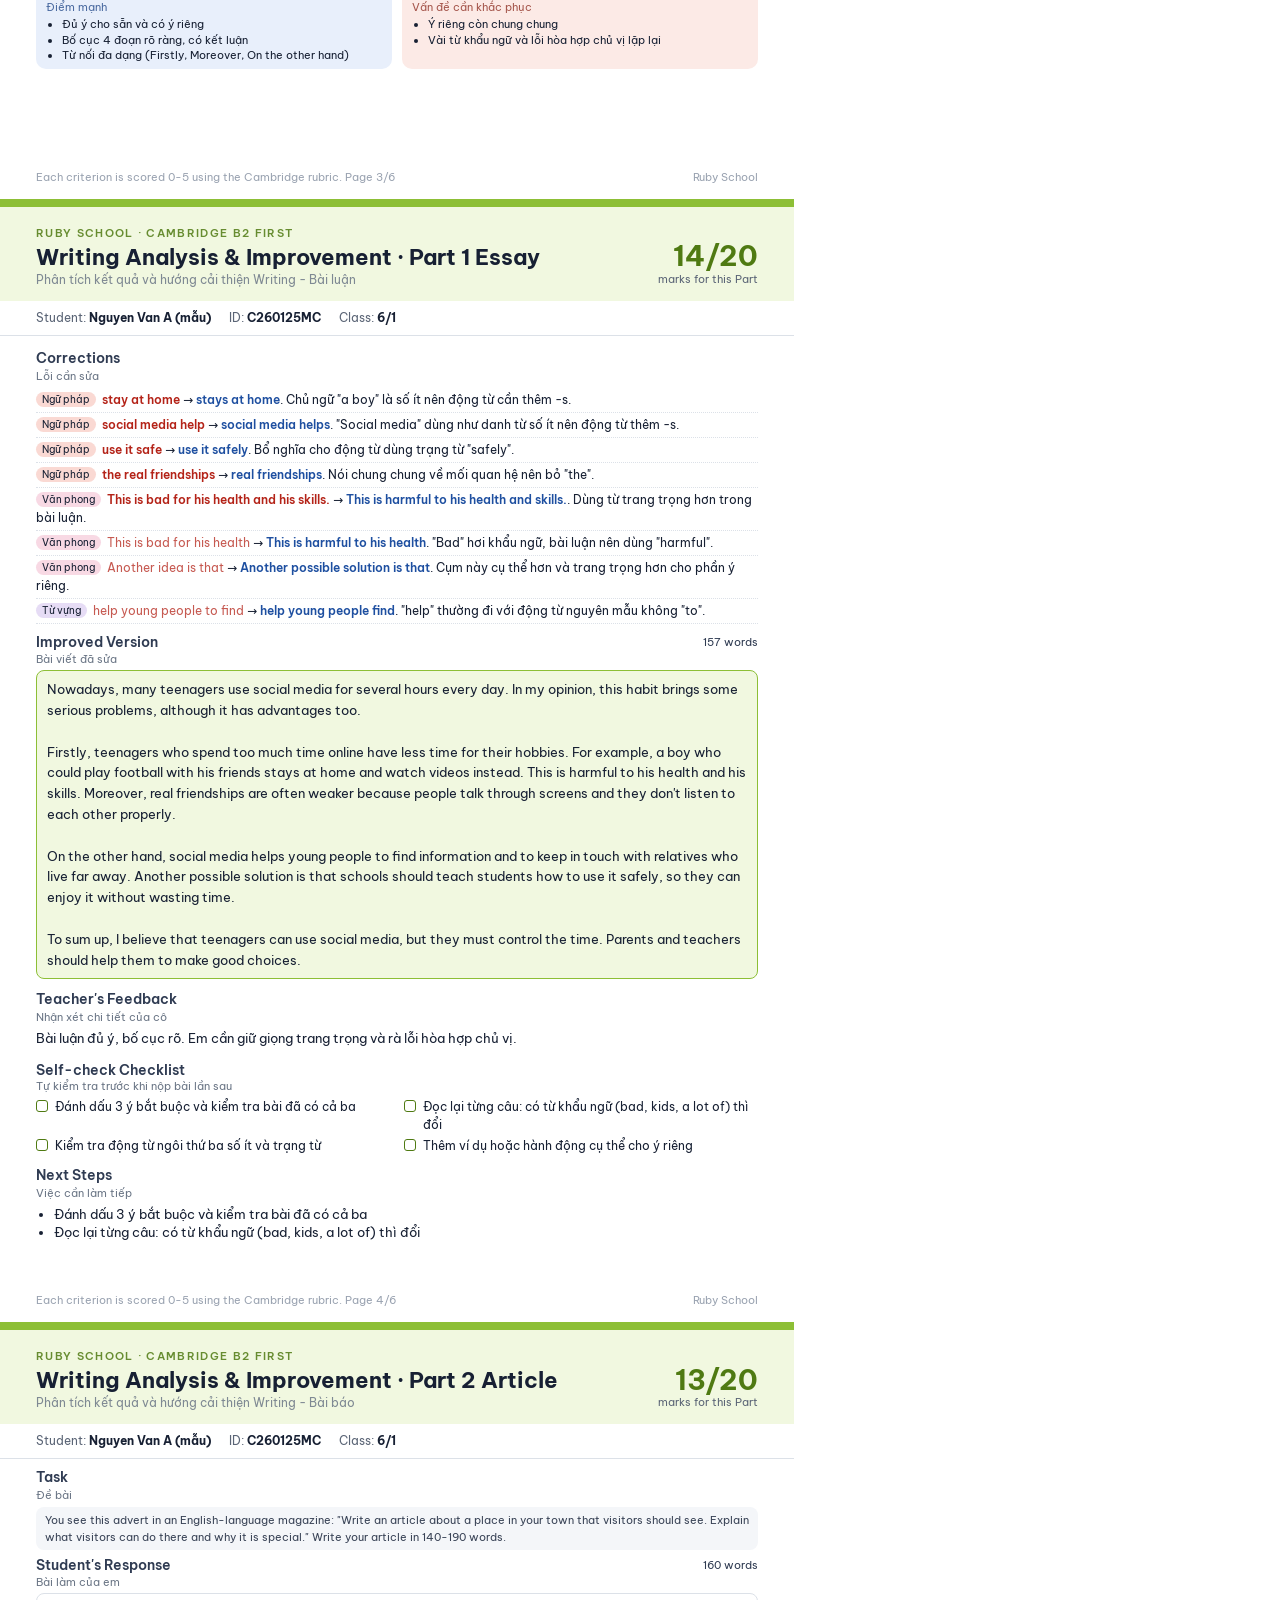
<file: viet/phieu-mau-v2.html>
<!doctype html><html lang="vi"><head><meta charset="utf-8"><title>Phiếu mẫu v2</title>
<link rel="stylesheet" href="phieu-font.css"><link rel="stylesheet" href="phieu-trang.css"><link rel="stylesheet" href="writing-report.css">
<style>@page{size:A4;margin:0}body{margin:0}.pg{width:794px;height:1123px;overflow:hidden;page-break-after:always}</style></head><body>
<script src="speaking-bank.js"></script><script src="speaking-chan-doan.js"></script><script src="phieu-trang.js"></script><script src="writing-report.js"></script>
<script>
const P=(name,v,n,d)=>({name,v,n,d});
const sum=a=>a.reduce((x,p)=>x+p.v,0), sumN=a=>a.reduce((x,p)=>x+p.n,0);
function skill(id,name,parts,hist,gapNote){const s={id,name,parts,raw:sum(parts),max:sumN(parts),scale:hist[hist.length-1],d:hist.length>1?hist[hist.length-1]-hist[hist.length-2]:null,gapNote};return s}
function model(level,exam,skills,hs,extra){
  const n=hs[Object.keys(hs)[0]].length,history=[];
  for(let i=0;i<n;i++){const s={};skills.forEach(k=>s[k.id]=hs[k.id][i]);
    history.push({label:'Mock '+(i+1),s,overall:Math.round(skills.reduce((a,k)=>a+hs[k.id][i],0)/skills.length)})}
  const c=history[n-1],p=history[n-2]||c;
  return Object.assign({first:n===1,level,exam,date:'30/09/2026',student:{name:'Nguyen Van A (mẫu)',id:'C260125MC',cls:'6/1'},skills,history,overall:{scale:c.overall,d:c.overall-p.overall}},extra)}
const grp={grammar:'#FAD9D3',vocabulary:'#E6DCF5',content:'#FCEEB0',organisation:'#CFEEFB',style:'#F8D9E4'};
const ket=model('KET','KET Mock Test 1',[
 skill('reading','Reading',[P('Part 1',5,6,null),P('Part 2',5,7,null),P('Part 3',4,6,null),P('Part 4',5,6,null),P('Part 5',5,6,null)],[132]),
 skill('listening','Listening',[P('Part 1',4,5,null),P('Part 2',4,5,null),P('Part 3',3,5,null),P('Part 4',4,5,null),P('Part 5',4,5,null)],[134]),
 skill('writing','Writing',[P('Part 6',11,15,null),P('Part 7',11,15,null)],[130]),
 skill('speaking','Speaking',[P('Grammar & Vocab',4,5,null),P('Pronunciation',4,5,null),P('Interaction',5,5,null)],[140])],
 {reading:[132],listening:[134],writing:[130],speaking:[140]},{
 comment:'Đây là bài thi thử đầu tiên của em nên kết quả này là mốc xuất phát để so sánh với các lần sau. Overall của em đã đạt Grade B, trong đó Speaking đạt Grade A, Listening đạt Grade B, Reading và Writing đạt Grade C. Reading còn thiếu vài câu ở Part 3. Bài Writing đủ ý, cần chú ý chia động từ. Overall cách Grade A 6 điểm Scale, nên em có thể đặt mục tiêu này cho Mock 2.',
 priorities:['Mục tiêu Mock 2: Overall từ 134 lên 140 (Grade A) bằng cách tăng Writing và Reading, hai kỹ năng thấp nhất.','Writing: học cách chia động từ sau "would like" và động từ ngôi thứ ba số ít.','Reading Part 3: gạch chân từ khóa trong câu hỏi trước khi đọc bài.'],
 diagnosis:{causes:[
  {skill:'writing',title:'Chia động từ chưa nhất quán',body:'Cả hai bài Writing sai chia động từ sau "like" và ngôi thứ ba số ít, làm mất điểm Language.',fix:'Rà lại mọi động từ theo checklist trước khi nộp.'},
  {skill:'reading',title:'Đọc lướt ở Part 3',body:'Các câu sai ở Reading Part 3 do chọn đáp án có từ giống bài đọc nhưng ý khác.',fix:'Tìm câu chứa bằng chứng và đối chiếu từng đáp án.'},
  {skill:'listening',title:'Nghe theo từ, chưa theo ý chính',body:'Listening Part 3 có câu em chọn đáp án xuất hiện trong bài nghe nhưng bị đổi ý ở câu sau.',fix:'Nghe hết câu sau từ khóa trước khi chọn.'},
  {skill:'speaking',title:'Duy trì điểm mạnh',body:'Speaking đã đạt Grade A; em chỉ cần giữ thói quen trả lời đầy đủ câu.',fix:'Tiếp tục luyện 5 phút mỗi ngày.'}],
  writingGroups:[{ten:'Grammar errors',n:6,mau:grp.grammar,note:'chia động từ, thì quá khứ'}],
  habits:['Còn 1 câu Reading bỏ trống.','Tô đáp án rõ ràng, không có câu tô sai cách.'],
  wrong:[{skill:'reading',name:'Reading',items:['Q3: B, C','Q14: A, D','Q22: blank, A']},{skill:'listening',name:'Listening',items:['Q8: A, C','Q17: B, A','Q21: C, B']}]}});
const SPK={KET:{bands:{GV:2,P:3,IC:3,GA:3},evidence:['G-S • developing','G-R • word order/question form','V-R • limited','P-I • mostly clear','Q • weak/absent','GA-L • short sentences/phrases'],weakPart:'P2'},PET:{bands:{GV:3,DM:3,P:2,IC:4,GA:3},evidence:['G-S • developing','V-R • adequate','DM-E • developed','P-I • effortful','P-W • frequent errors','P-SND • recurring issues','R • observed','Q • absent'],weakPart:'P3'},FCE:{bands:{GV:4,DM:3,P:4,IC:3,GA:3},evidence:['G-S • secure','G-C • some successful','V-R • adequate B2','DM-E • extended but uneven','P-I • clear overall','L • absent/weak','N • weak','GA-WH • generally successful'],weakPart:'P3'}};
const pet=model('PET','PET Test 1',[
 skill('reading','Reading',[P('Part 1',5,5,1),P('Part 2',4,5,0),P('Part 3',4,5,-1),P('Part 4',4,5,1),P('Part 5',5,6,1),P('Part 6',5,6,0)],[138,142,147,149,153]),
 skill('listening','Listening',[P('Part 1',5,7,0),P('Part 2',5,6,-1),P('Part 3',5,6,1),P('Part 4',4,6,-1)],[135,140,142,146,144],'Cần thêm khoảng 2 câu đúng'),
 skill('writing','Writing',[P('Part 1',15,20,2),P('Part 2',13,20,3)],[128,134,141,147,152]),
 skill('speaking','Speaking',[P('Grammar & Vocab',4,5,0),P('Discourse',4,5,1),P('Pronunciation',4,5,0),P('Interaction',4,5,1)],[150,152,155,157,160])],
 {reading:[138,142,147,149,153],listening:[135,140,142,146,144],writing:[128,134,141,147,152],speaking:[150,152,155,157,160]},{
 comment:'Em tiến bộ đều qua 5 lần thi thử, rõ nhất ở Writing (từ 128 lên 152) và Speaking đã đạt Grade A. Reading đạt Grade B. Listening giảm nhẹ ở Part 2 và Part 4, nơi em chọn đáp án theo từ nghe được thay vì theo ý chính. Bài Writing đủ ý nhưng còn sai chia động từ. Overall chỉ còn cách Grade B 1 điểm Scale, nên chỉ cần thêm vài câu đúng ở Listening là em vượt mốc.',
 priorities:['Listening: nghe lại các câu sai ở Part 2 và Part 4, ghi ra từ khóa và bẫy gây nhiễu.','Writing: ôn 15 động từ bất quy tắc và luyện kiểm tra chủ ngữ - động từ trước khi nộp bài.','Reading Part 3: gạch chân từ khóa trong câu hỏi trước khi đọc bài.'],
 diagnosis:{causes:[
  {skill:'listening',title:'Nghe theo từ, chưa theo ý chính',body:'Các câu sai ở Listening Part 2 và Part 4 đều có đáp án em chọn xuất hiện trong bài nghe nhưng bị phủ định hoặc sửa lại ở câu sau.',fix:'Nghe hết câu sau từ khóa, gạch bỏ đáp án bị đổi ý.'},
  {skill:'reading',title:'Đọc lướt ở dạng chọn câu đúng',body:'Reading Part 3 và Part 5 sai do chọn đáp án có từ giống bài đọc nhưng ý khác.',fix:'Tìm câu chứa bằng chứng và đối chiếu từng đáp án.'},
  {skill:'writing',title:'Chia động từ chưa nhất quán',body:'Cả hai bài Writing đều sai ngôi thứ ba số ít và quá khứ bất quy tắc, làm mất điểm Language.',fix:'Rà lại mọi động từ theo checklist trước khi nộp.'},
  {skill:'speaking',title:'Câu trả lời còn ngắn',body:'Speaking đạt Grade A nhưng tiêu chí Mạch lạc và Tương tác còn bị ảnh hưởng khi em dừng ở câu trả lời một mệnh đề.',fix:'Thêm một lý do hoặc ví dụ cho mỗi câu trả lời.'}],
  writingGroups:[{ten:'Grammar errors',n:9,mau:grp.grammar,note:'chia động từ, I/me'},{ten:'Vocabulary errors',n:1,mau:grp.vocabulary,note:'hang / hung'}],
  habits:['Có 2 câu Reading bỏ trống.','Làm Listening Part 4 quá nhanh, chưa đọc trước câu hỏi.','Tô đáp án rõ ràng, không có câu tô sai cách.'],
  wrong:[{skill:'reading',name:'Reading',items:['Q3: B, C','Q9: A, D','Q14: C, B','Q22: blank, A','Q27: D, A']},{skill:'listening',name:'Listening',items:['Q8: A, C','Q12: B, A','Q19: blank, C','Q21: C, B','Q24: A, D']}]}});
const fce=model('FCE','FCE Test 5',[
 skill('reading','Reading',[P('Part 1',6,8,1),P('Part 5',8,12,0),P('Part 6',9,12,2),P('Part 7',6,10,-1)],[155,158,163,165,168]),
 skill('uoe','Use of English',[P('Part 2',6,8,0),P('Part 3',6,8,1),P('Part 4',8,12,2)],[160,164,166,169,172]),
 skill('listening','Listening',[P('Part 1',6,8,0),P('Part 2',7,10,-1),P('Part 3',3,5,-1),P('Part 4',5,7,1)],[158,162,167,168,165]),
 skill('writing','Writing',[P('Part 1',14,20,2),P('Part 2',13,20,2)],[150,156,160,166,170]),
 skill('speaking','Speaking',[P('Grammar & Vocab',4,5,0),P('Discourse',4,5,1),P('Pronunciation',4,5,0),P('Interaction',4,5,1)],[165,168,170,173,176])],
 {reading:[155,158,163,165,168],uoe:[160,164,166,169,172],listening:[158,162,167,168,165],writing:[150,156,160,166,170],speaking:[165,168,170,173,176]},{
 comment:'Overall của em tăng đều 5 lần liên tiếp, từ 158 lên 170; Speaking đã đạt Grade B và Writing tăng nhanh nhất (150 lên 170). Use of English và Reading đang ổn định ở Grade C. Listening giảm nhẹ vì Part 2 và Part 3. Bài Writing có đủ ý và bố cục tốt, cần rà lỗi hòa hợp chủ vị lặp lại và giữ giọng trang trọng. Chỉ cần thêm 3 điểm Scale là Overall lên Grade B.',
 priorities:['Listening Part 2 và Part 3: luyện nghe lấy thông tin cụ thể, chú ý số liệu và từ bị đổi ý.','Writing: kiểm tra chủ ngữ - động từ và thay từ khẩu ngữ bằng từ trang trọng.','Reading Part 7: luyện xác định câu chứa thông tin cần tìm trước khi chọn đáp án.'],
 diagnosis:{causes:[
  {skill:'listening',title:'Mất điểm ở thông tin chi tiết',body:'Listening Part 2 và Part 3 sai ở câu cần điền số liệu hoặc chọn thái độ của người nói; em nghe đúng chủ đề nhưng bỏ lỡ chi tiết.',fix:'Đọc trước câu hỏi, dự đoán loại thông tin cần nghe.'},
  {skill:'reading',title:'Part 7 sai do ghép sai đoạn',body:'Các câu sai ở Reading Part 7 do chọn đoạn có từ khóa giống câu hỏi, nhưng ý khác.',fix:'Đánh dấu ý chính từng đoạn trước rồi mới ghép.'},
  {skill:'uoe',title:'Use of English còn chậm ở Part 4',body:'Part 4 (biến đổi câu) mất điểm ở những câu cần cấu trúc cố định và từ cho sẵn không đổi dạng.',fix:'Học 10 cấu trúc thông dụng và luyện 2 câu mỗi ngày.'},
  {skill:'writing',title:'Lỗi hòa hợp chủ vị lặp lại',body:'Cả hai bài Writing đều sai động từ ngôi thứ ba (stays, helps, loves, enjoy, are), làm mất điểm Language ở mọi tiêu chí.',fix:'Gạch chân chủ ngữ và động từ của từng câu khi rà lỗi.'}],
  writingGroups:[{ten:'Grammar errors',n:9,mau:grp.grammar,note:'hòa hợp chủ vị, mạo từ'},{ten:'Style issues',n:2,mau:grp.style,note:'từ khẩu ngữ'}],
  habits:['Còn 3 câu bỏ trống ở Reading Part 7.','Kiểm tra Use of English Part 4 chưa đủ thời gian.','Tô đáp án rõ ràng, không có câu tô sai cách.'],
  wrong:[{skill:'reading',name:'Reading',items:['Q8: B, C','Q20: A, D','Q33: blank, F','Q35: C, A']},{skill:'uoe',name:'Use of English',items:['Q15: incorrect','Q21: half marks','Q27: blank']},{skill:'listening',name:'Listening',items:['Q9: A, C','Q14: 2,5 kg, 25 kg','Q17: B, A','Q24: C, D']}]}});
(async()=>{
 for(const [m,f,ten] of [[ket,'mau-ket-day-du.json','A2 KEY'],[pet,'mau-pet-day-du.json','B1 PRELIMINARY'],[fce,'mau-fce-day-du.json','B2 FIRST']]){
  const w=await (await fetch(f)).json(), T=PhieuTrang.THEME[m.level];
  const wp=[];let pg=3;w.parts.forEach((_,i)=>{const ps=WritingReport.partPages(w,i,{mau:T.a,dark:T.d,soft:T.soft,tenCapDo:ten,trang:pg});wp.push(...ps);pg+=ps.length});
  m.speaking=SPK[m.level];
  m.totalPages=2+wp.length;
  const pages=[PhieuTrang.overview(m),PhieuTrang.diagnosis(m),...wp].map(h=>h.replace(/__TOTAL__/g,m.totalPages));
  pages.forEach(x=>document.body.insertAdjacentHTML('beforeend','<div class="pg">'+x+'</div>'));
  document.querySelectorAll('.pg .wr-page:not([data-fit])').forEach(el=>{el.dataset.fit=WritingReport.fit(el)});
 }
 document.body.dataset.ready=1;
})();
</script></body></html>
</file>
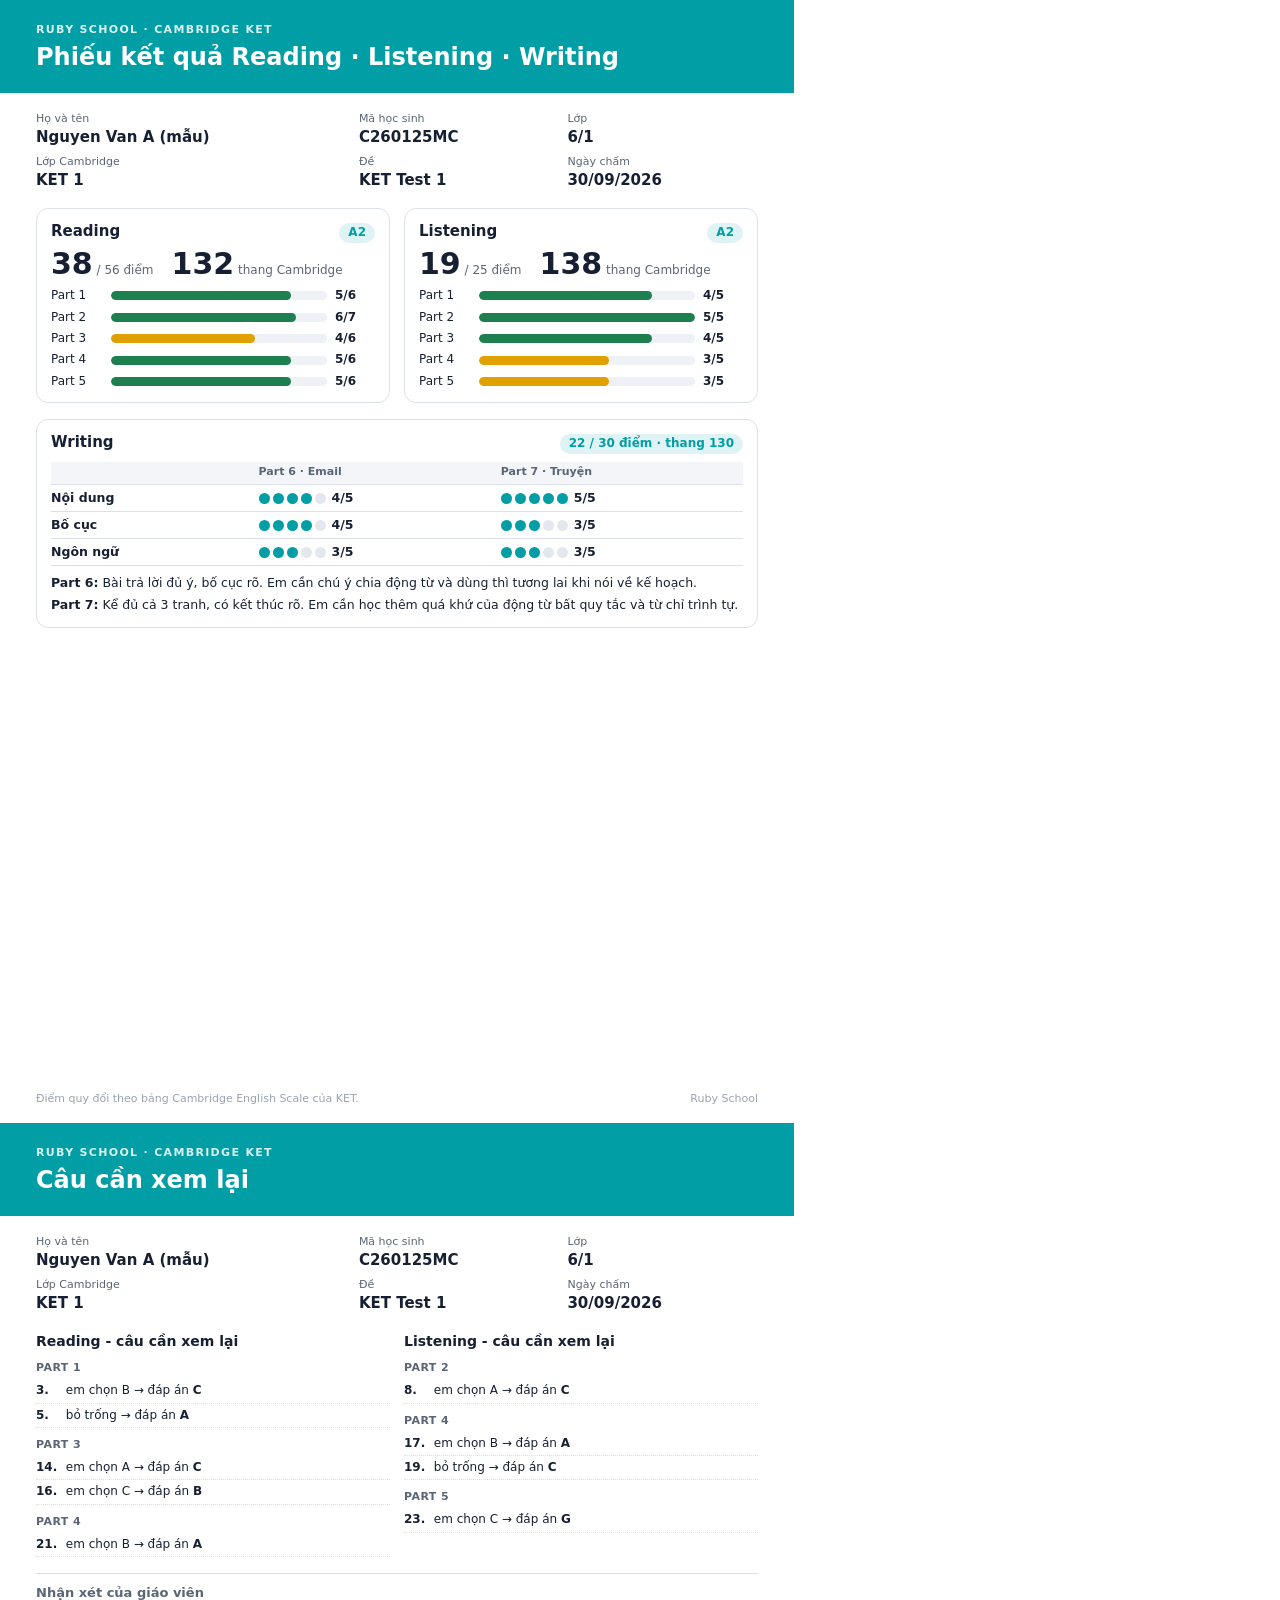
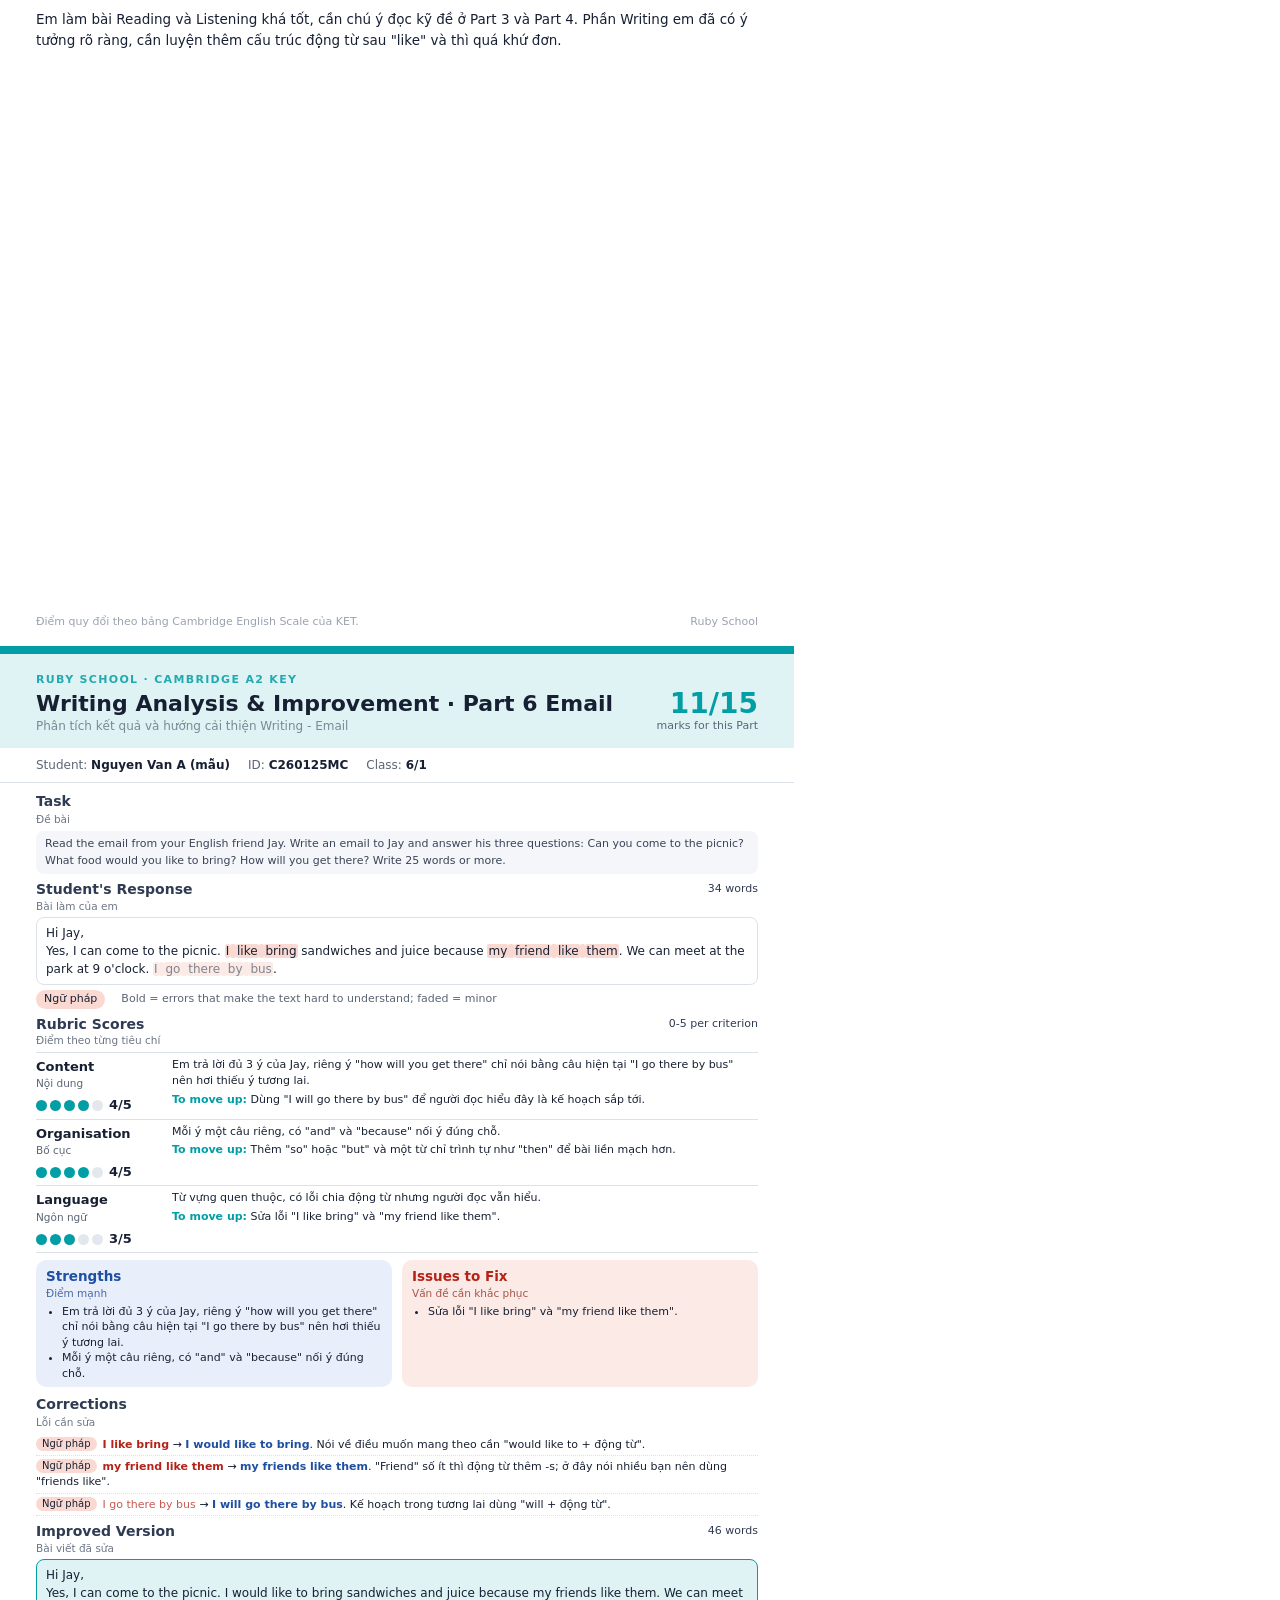
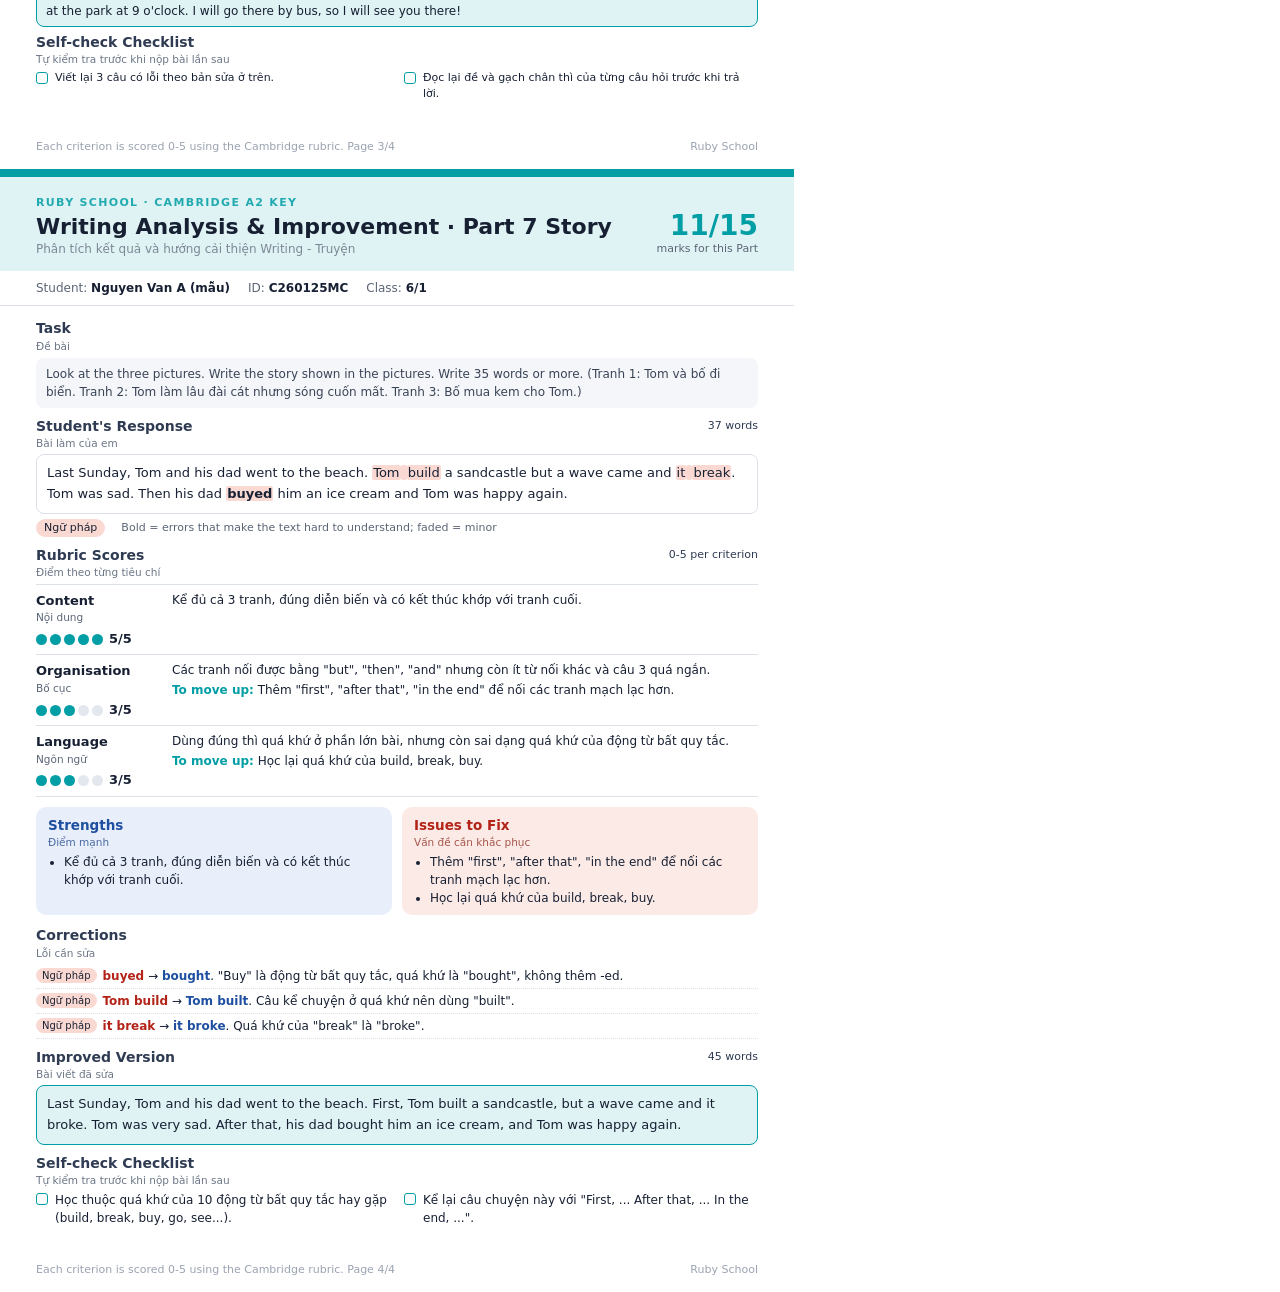
<file: viet/phieu-mau.html>
<!doctype html><html lang="vi"><head><meta charset="utf-8"><title>Phiếu mẫu KET</title>
<link rel="stylesheet" href="../cham-bai.css"><link rel="stylesheet" href="writing-report.css">
<style>@page{size:A4;margin:0} body{margin:0;background:#fff} .pg{width:794px;height:1123px;overflow:hidden;page-break-after:always;position:relative} .pg .rp{height:1123px}</style>
</head><body>
<div id="p1" class="pg"></div><div id="p2" class="pg"></div><div id="p3" class="pg"></div><div id="p4" class="pg"></div>
<script src="writing-report.js"></script>
<script>
fetch('mau-ket-day-du.json').then(r=>r.json()).then(d=>{
 const mau='#019EA5';
 const card=(t,raw,max,sc,parts)=>`<div class="rp-skill"><h2>${t}<em style="background:${mau}1f;color:${mau}">A2</em></h2><div class="rp-big"><div><b>${raw}</b><span> / ${max} điểm</span></div><div><b>${sc}</b><span> thang Cambridge</span></div></div>${parts.map(([p,v,n])=>{const f=v/n;const c=f>=.75?'#1E7F4F':f>=.5?'#E0A100':'#B42318';return `<div class="rp-part"><span>Part ${p}</span><div class="rp-bar"><i style="width:${f*100}%;background:${c}"></i></div><b>${v}/${n}</b></div>`}).join('')}</div>`;
 const info=`<div class="rp-info"><div><span>Họ và tên</span><b>${d.student.name}</b></div><div><span>Mã học sinh</span><b>${d.student.id}</b></div><div><span>Lớp</span><b>${d.student.class}</b></div><div><span>Lớp Cambridge</span><b>KET 1</b></div><div><span>Đề</span><b>${d.test.label||d.test.id}</b></div><div><span>Ngày chấm</span><b>30/09/2026</b></div></div>`;
 const band=t=>`<div class="rp-band" style="background:${mau}"><small>RUBY SCHOOL · CAMBRIDGE KET</small><h1>${t}</h1></div>`;
 const foot='<div class="rp-foot"><span>Điểm quy đổi theo bảng Cambridge English Scale của KET.</span><span>Ruby School</span></div>';
 document.getElementById('p1').innerHTML=`<div class="rp">${band('Phiếu kết quả Reading · Listening · Writing')}<div class="rp-main">${info}
  <div class="rp-scores" style="grid-template-columns:1fr 1fr">${card('Reading',38,56,'132',[[1,5,6],[2,6,7],[3,4,6],[4,5,6],[5,5,6]])}${card('Listening',19,25,'138',[[1,4,5],[2,5,5],[3,4,5],[4,3,5],[5,3,5]])}</div>
  ${WritingReport.summary(d,mau)}</div>${foot}</div>`;
 const li=(q,a,k)=>`<li><b>${q}.</b> ${a} → đáp án <b>${k}</b></li>`;
 document.getElementById('p2').innerHTML=`<div class="rp">${band('Câu cần xem lại')}<div class="rp-main">${info}
  <div class="rp-wrong"><div><h3>Reading - câu cần xem lại</h3><ul><li class="pt">PART 1</li>${li(3,'em chọn B','C')}${li(5,'bỏ trống','A')}<li class="pt">PART 3</li>${li(14,'em chọn A','C')}${li(16,'em chọn C','B')}<li class="pt">PART 4</li>${li(21,'em chọn B','A')}</ul></div>
  <div><h3>Listening - câu cần xem lại</h3><ul><li class="pt">PART 2</li>${li(8,'em chọn A','C')}<li class="pt">PART 4</li>${li(17,'em chọn B','A')}${li(19,'bỏ trống','C')}<li class="pt">PART 5</li>${li(23,'em chọn C','G')}</ul></div></div>
  <div class="rp-note"><b>Nhận xét của giáo viên</b><p>Em làm bài Reading và Listening khá tốt, cần chú ý đọc kỹ đề ở Part 3 và Part 4. Phần Writing em đã có ý tưởng rõ ràng, cần luyện thêm cấu trúc động từ sau "like" và thì quá khứ đơn.</p></div>
  </div>${foot}</div>`;
 const o=i=>({mau,tenCapDo:'A2 KEY',trang:i+3});
 document.getElementById('p3').innerHTML=WritingReport.partPage(d,0,o(0));
 document.getElementById('p4').innerHTML=WritingReport.partPage(d,1,o(1));
 document.body.dataset.ready=1;
});
</script></body></html>
</file>
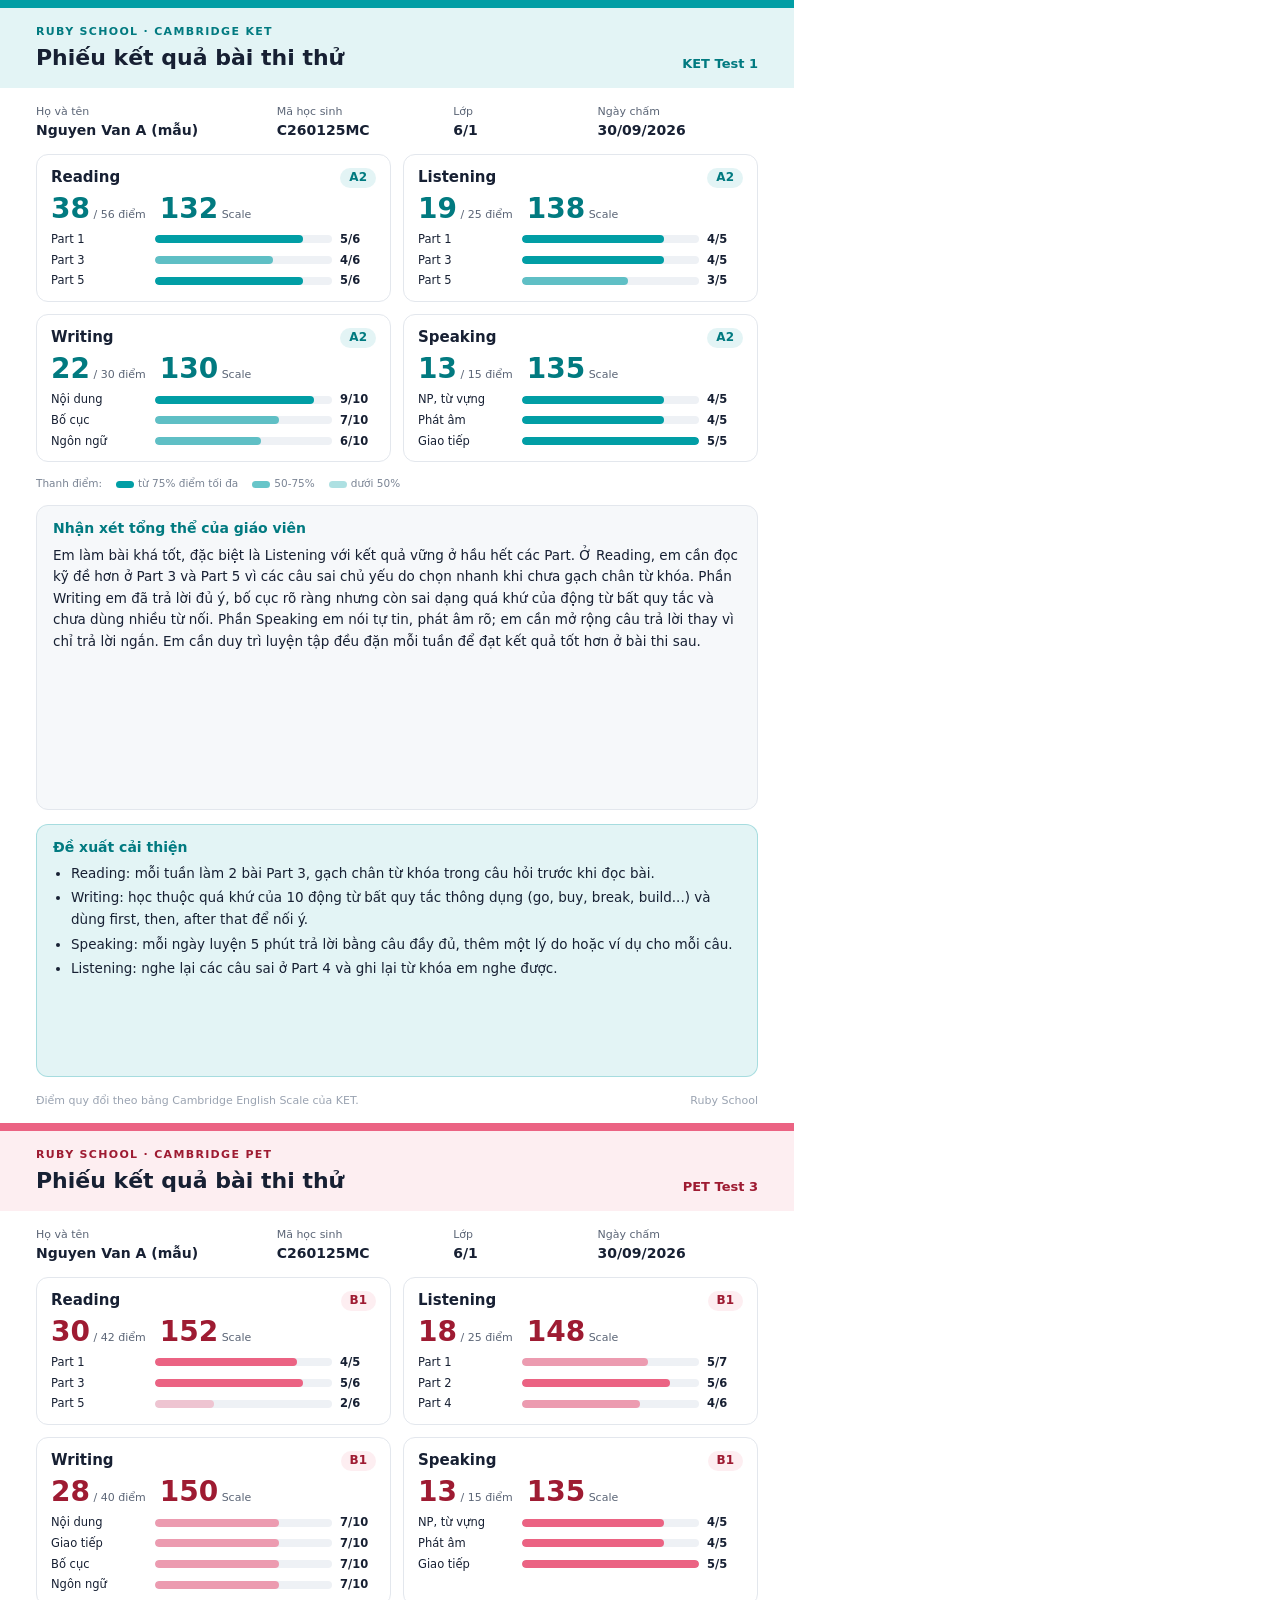
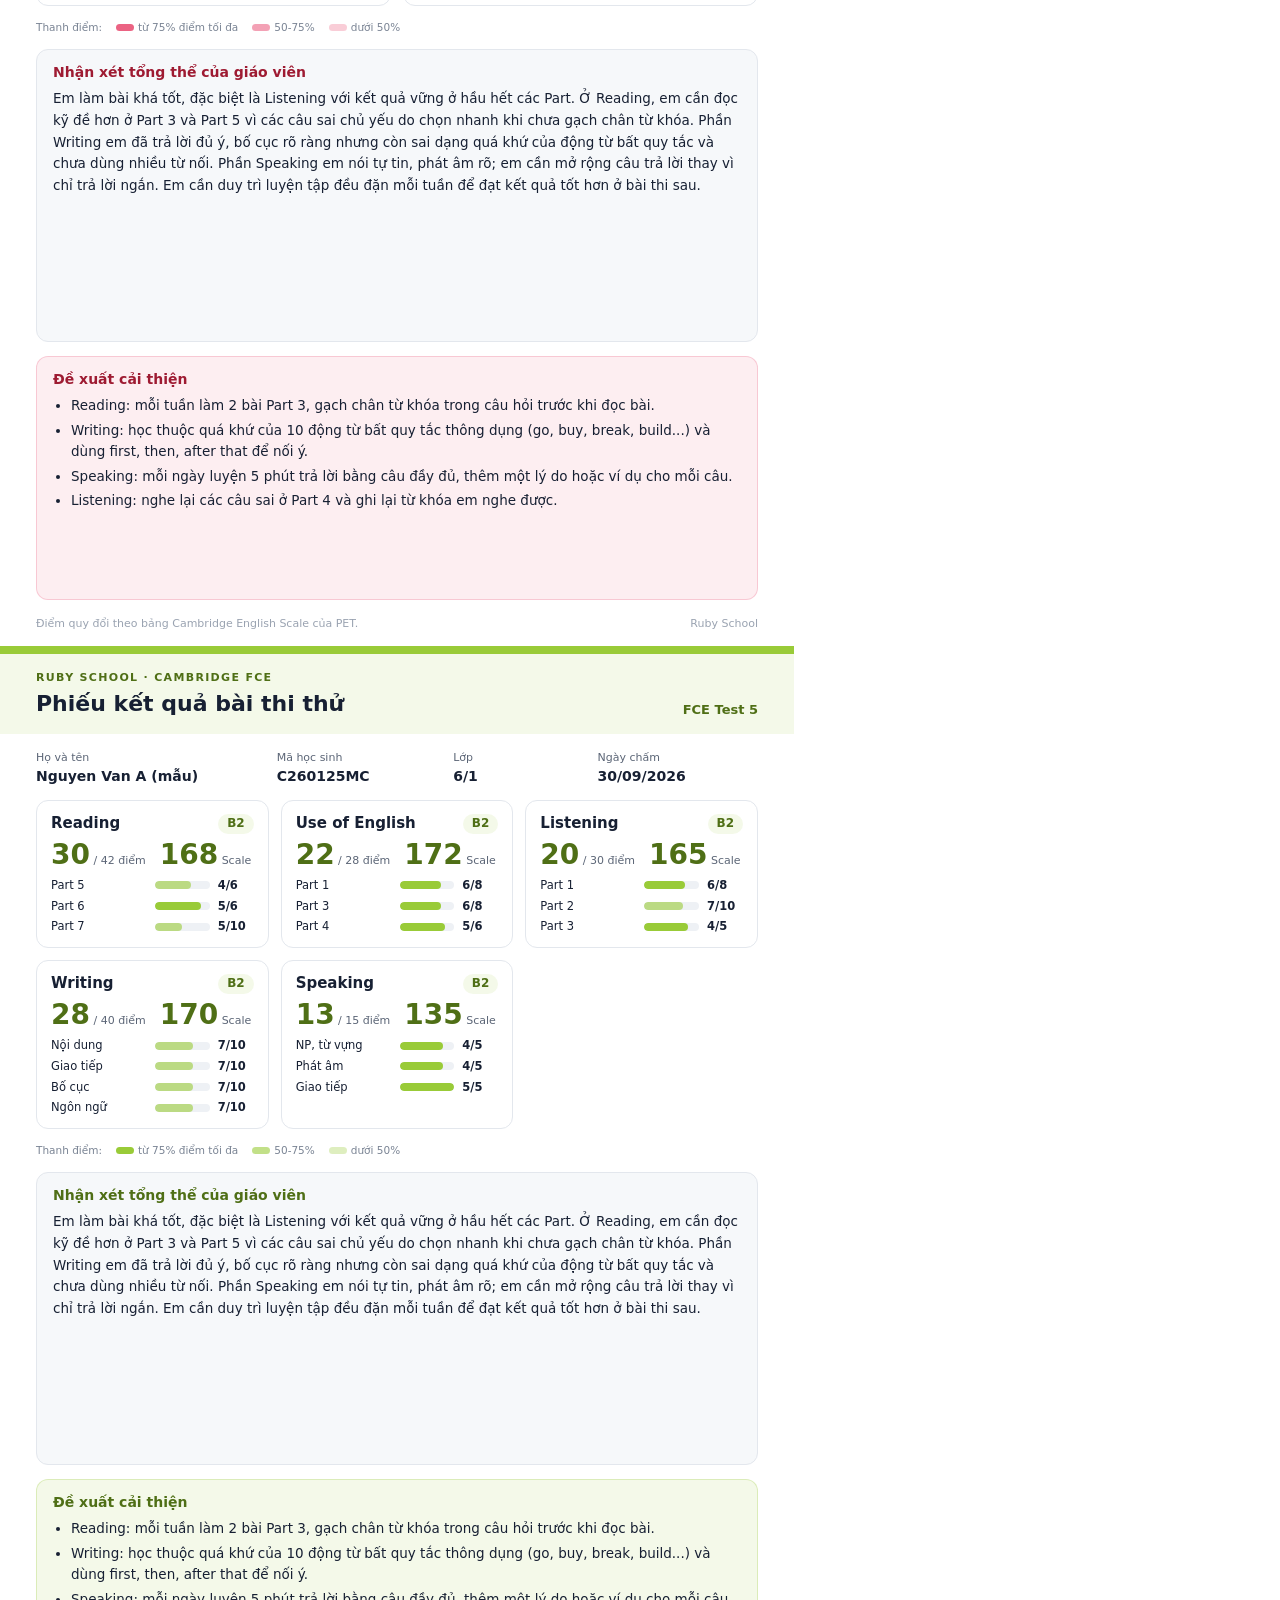
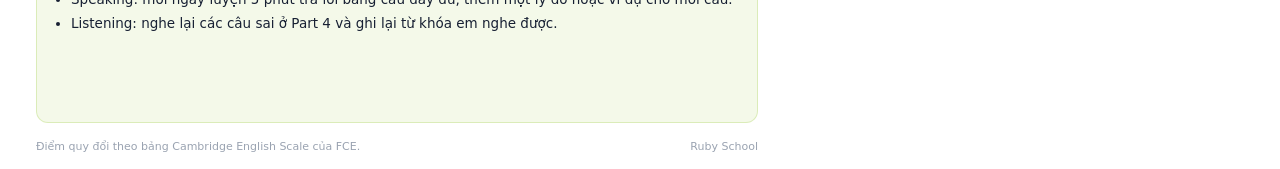
<file: viet/trang1-mau.html>
<!doctype html><html lang="vi"><head><meta charset="utf-8"><title>Trang 1 mẫu v2</title>
<style>
@page{size:A4;margin:0}*{box-sizing:border-box}body{margin:0;font:14px/1.45 "Be Vietnam Pro",system-ui,sans-serif;color:#172033}
.pg{width:794px;height:1123px;overflow:hidden;page-break-after:always;display:flex;flex-direction:column;background:#fff;border-top:8px solid var(--a)}
.hd{padding:16px 36px 14px;background:var(--t);display:flex;justify-content:space-between;align-items:flex-end}
.hd small{display:block;letter-spacing:.12em;font-size:11px;font-weight:600;color:var(--d)}.hd h1{margin:2px 0 0;font-size:22px;color:#172033}.hd .lv{font-size:13px;font-weight:700;color:var(--d)}
.main{padding:16px 36px 8px;flex:1;display:flex;flex-direction:column;gap:14px;min-height:0}
.info{display:grid;grid-template-columns:1.4fr 1fr .8fr 1fr;gap:6px 16px}.info span{display:block;color:#5B6576;font-size:11px}.info b{font-size:14px}
.grid{display:grid;grid-template-columns:repeat(6,1fr);gap:12px}
.c{grid-column:span 3;border:1px solid #E3E7ED;border-radius:12px;padding:12px 14px;background:#fff}
.g3 .c{grid-column:span 2}
.c h2{margin:0 0 6px;font-size:15px;display:flex;justify-content:space-between;align-items:center}
.c h2 em{font-style:normal;font-size:12px;font-weight:700;padding:1px 9px;border-radius:99px;background:var(--t);color:var(--d)}
.big{display:flex;gap:14px;align-items:baseline;margin-bottom:8px}.big b{font-size:28px;line-height:1;color:var(--d)}.big span{white-space:nowrap;font-size:11px;color:#5B6576}
.row{display:grid;grid-template-columns:96px 1fr 36px;gap:8px;align-items:center;font-size:11.5px;margin-top:4px}
.bar{height:8px;background:#EEF1F5;border-radius:99px;overflow:hidden}.bar i{display:block;height:100%;border-radius:99px;background:var(--a)}
.bar i.m{opacity:.6}.bar i.l{opacity:.32}
.leg{font-size:10.5px;color:#7a8494;display:flex;gap:14px;align-items:center}.leg i{display:inline-block;width:18px;height:7px;border-radius:9px;background:var(--a);margin-right:4px;vertical-align:middle}
.box{border-radius:12px;padding:12px 16px;display:flex;flex-direction:column;min-height:0;overflow:hidden}.box h3{margin:0 0 6px;font-size:14px;color:var(--d)}.box p{margin:0;font-size:13.5px;line-height:1.6}
.box ul{margin:0;padding-left:18px;font-size:13.5px;line-height:1.6}.box li{margin-bottom:3px}
.cm{background:#F6F8FA;border:1px solid #E3E7ED;flex:11}.up{background:var(--t);border:1px solid var(--t2);flex:9}
.ft{padding:8px 36px 14px;font-size:11px;color:#9aa3b1;display:flex;justify-content:space-between}
</style></head><body>
<script>
const band=(v,n)=>{const f=v/n;return f>=.75?'':f>=.5?'m':'l'};
const row=(t,v,n)=>`<div class="row"><span>${t}</span><div class="bar"><i class="${band(v,n)}" style="width:${v/n*100}%"></i></div><b>${v}/${n}</b></div>`;
const card=(t,lv,raw,max,sc,rows)=>`<div class="c"><h2>${t}<em>${lv}</em></h2><div class="big"><div><b>${raw}</b><span> / ${max} điểm</span></div><div><b>${sc}</b><span> Scale</span></div></div>${rows.join('')}</div>`;
const CM='Em làm bài khá tốt, đặc biệt là Listening với kết quả vững ở hầu hết các Part. Ở Reading, em cần đọc kỹ đề hơn ở Part 3 và Part 5 vì các câu sai chủ yếu do chọn nhanh khi chưa gạch chân từ khóa. Phần Writing em đã trả lời đủ ý, bố cục rõ ràng nhưng còn sai dạng quá khứ của động từ bất quy tắc và chưa dùng nhiều từ nối. Phần Speaking em nói tự tin, phát âm rõ; em cần mở rộng câu trả lời thay vì chỉ trả lời ngắn. Em cần duy trì luyện tập đều đặn mỗi tuần để đạt kết quả tốt hơn ở bài thi sau.';
const UP=['Reading: mỗi tuần làm 2 bài Part 3, gạch chân từ khóa trong câu hỏi trước khi đọc bài.','Writing: học thuộc quá khứ của 10 động từ bất quy tắc thông dụng (go, buy, break, build...) và dùng first, then, after that để nối ý.','Speaking: mỗi ngày luyện 5 phút trả lời bằng câu đầy đủ, thêm một lý do hoặc ví dụ cho mỗi câu.','Listening: nghe lại các câu sai ở Part 4 và ghi lại từ khóa em nghe được.'];
const pg=(o)=>`<div class="pg" style="--a:${o.a};--d:${o.d};--t:${o.a}1c;--t2:${o.a}44"><div class="hd"><div><small>RUBY SCHOOL · CAMBRIDGE ${o.lv}</small><h1>Phiếu kết quả bài thi thử</h1></div><div class="lv">${o.exam}</div></div><div class="main">
<div class="info"><div><span>Họ và tên</span><b>Nguyen Van A (mẫu)</b></div><div><span>Mã học sinh</span><b>C260125MC</b></div><div><span>Lớp</span><b>6/1</b></div><div><span>Ngày chấm</span><b>30/09/2026</b></div></div>
<div class="grid ${o.cards.length>4?'g3':''}">${o.cards.join('')}</div>
<div class="leg"><span>Thanh điểm:</span><span><i></i>từ 75% điểm tối đa</span><span><i style="opacity:.6"></i>50-75%</span><span><i style="opacity:.32"></i>dưới 50%</span></div>
<div class="box cm"><h3>Nhận xét tổng thể của giáo viên</h3><p>${CM}</p></div>
<div class="box up"><h3>Đề xuất cải thiện</h3><ul>${UP.map(x=>`<li>${x}</li>`).join('')}</ul></div>
</div><div class="ft"><span>Điểm quy đổi theo bảng Cambridge English Scale của ${o.lv}.</span><span>Ruby School</span></div></div>`;
const sp=(l)=>card('Speaking',l,13,15,135,[row('NP, từ vựng',4,5),row('Phát âm',4,5),row('Giao tiếp',5,5)]);
document.body.insertAdjacentHTML('beforeend',
pg({a:'#019EA5',d:'#017A80',lv:'KET',exam:'KET Test 1',cards:[card('Reading','A2',38,56,132,[row('Part 1',5,6),row('Part 3',4,6),row('Part 5',5,6)]),card('Listening','A2',19,25,138,[row('Part 1',4,5),row('Part 3',4,5),row('Part 5',3,5)]),card('Writing','A2',22,30,130,[row('Nội dung',9,10),row('Bố cục',7,10),row('Ngôn ngữ',6,10)]),sp('A2')]})+
pg({a:'#EB6383',d:'#9E1B32',lv:'PET',exam:'PET Test 3',cards:[card('Reading','B1',30,42,152,[row('Part 1',4,5),row('Part 3',5,6),row('Part 5',2,6)]),card('Listening','B1',18,25,148,[row('Part 1',5,7),row('Part 2',5,6),row('Part 4',4,6)]),card('Writing','B1',28,40,150,[row('Nội dung',7,10),row('Giao tiếp',7,10),row('Bố cục',7,10),row('Ngôn ngữ',7,10)]),sp('B1')]})+
pg({a:'#99CB38',d:'#4F6F16',lv:'FCE',exam:'FCE Test 5',cards:[card('Reading','B2',30,42,168,[row('Part 5',4,6),row('Part 6',5,6),row('Part 7',5,10)]),card('Use of English','B2',22,28,172,[row('Part 1',6,8),row('Part 3',6,8),row('Part 4',5,6)]),card('Listening','B2',20,30,165,[row('Part 1',6,8),row('Part 2',7,10),row('Part 3',4,5)]),card('Writing','B2',28,40,170,[row('Nội dung',7,10),row('Giao tiếp',7,10),row('Bố cục',7,10),row('Ngôn ngữ',7,10)]),sp('B2')]}));
document.body.dataset.ready=1;
</script></body></html>
</file>
<file: viet/phieu-font.css>
/* Be Vietnam Pro (SIL Open Font License), gắn sẵn để phiếu in đúng font dù không có mạng. Trọng số: 400 chữ thường, 500 nhãn, 600 tiêu đề mục, 700 tiêu đề trang và số điểm. */
@font-face { font-family: "Be Vietnam Pro"; font-style: normal; font-display: swap; font-weight: 400; src: url(fonts/be-vietnam-pro-vietnamese-400-normal.woff2) format("woff2"); unicode-range: U+0102-0103,U+0110-0111,U+0128-0129,U+0168-0169,U+01A0-01A1,U+01AF-01B0,U+0300-0301,U+0303-0304,U+0308-0309,U+0323,U+0329,U+1EA0-1EF9,U+20AB; }
@font-face { font-family: "Be Vietnam Pro"; font-style: normal; font-display: swap; font-weight: 400; src: url(fonts/be-vietnam-pro-latin-400-normal.woff2) format("woff2"); unicode-range: U+0000-00FF,U+0131,U+0152-0153,U+02BB-02BC,U+02C6,U+02DA,U+02DC,U+0304,U+0308,U+0329,U+2000-206F,U+20AC,U+2122,U+2191,U+2193,U+2212,U+2215,U+FEFF,U+FFFD; }
@font-face { font-family: "Be Vietnam Pro"; font-style: normal; font-display: swap; font-weight: 500; src: url(fonts/be-vietnam-pro-vietnamese-500-normal.woff2) format("woff2"); unicode-range: U+0102-0103,U+0110-0111,U+0128-0129,U+0168-0169,U+01A0-01A1,U+01AF-01B0,U+0300-0301,U+0303-0304,U+0308-0309,U+0323,U+0329,U+1EA0-1EF9,U+20AB; }
@font-face { font-family: "Be Vietnam Pro"; font-style: normal; font-display: swap; font-weight: 500; src: url(fonts/be-vietnam-pro-latin-500-normal.woff2) format("woff2"); unicode-range: U+0000-00FF,U+0131,U+0152-0153,U+02BB-02BC,U+02C6,U+02DA,U+02DC,U+0304,U+0308,U+0329,U+2000-206F,U+20AC,U+2122,U+2191,U+2193,U+2212,U+2215,U+FEFF,U+FFFD; }
@font-face { font-family: "Be Vietnam Pro"; font-style: normal; font-display: swap; font-weight: 600; src: url(fonts/be-vietnam-pro-vietnamese-600-normal.woff2) format("woff2"); unicode-range: U+0102-0103,U+0110-0111,U+0128-0129,U+0168-0169,U+01A0-01A1,U+01AF-01B0,U+0300-0301,U+0303-0304,U+0308-0309,U+0323,U+0329,U+1EA0-1EF9,U+20AB; }
@font-face { font-family: "Be Vietnam Pro"; font-style: normal; font-display: swap; font-weight: 600; src: url(fonts/be-vietnam-pro-latin-600-normal.woff2) format("woff2"); unicode-range: U+0000-00FF,U+0131,U+0152-0153,U+02BB-02BC,U+02C6,U+02DA,U+02DC,U+0304,U+0308,U+0329,U+2000-206F,U+20AC,U+2122,U+2191,U+2193,U+2212,U+2215,U+FEFF,U+FFFD; }
@font-face { font-family: "Be Vietnam Pro"; font-style: normal; font-display: swap; font-weight: 700; src: url(fonts/be-vietnam-pro-vietnamese-700-normal.woff2) format("woff2"); unicode-range: U+0102-0103,U+0110-0111,U+0128-0129,U+0168-0169,U+01A0-01A1,U+01AF-01B0,U+0300-0301,U+0303-0304,U+0308-0309,U+0323,U+0329,U+1EA0-1EF9,U+20AB; }
@font-face { font-family: "Be Vietnam Pro"; font-style: normal; font-display: swap; font-weight: 700; src: url(fonts/be-vietnam-pro-latin-700-normal.woff2) format("woff2"); unicode-range: U+0000-00FF,U+0131,U+0152-0153,U+02BB-02BC,U+02C6,U+02DA,U+02DC,U+0304,U+0308,U+0329,U+2000-206F,U+20AC,U+2122,U+2191,U+2193,U+2212,U+2215,U+FEFF,U+FFFD; }
</file>
<file: viet/phieu-trang.css>
/* Trang 1 và 2 của phiếu phụ huynh (xem phieu-trang.js). Khổ A4 = 794 x 1123 px. */
.pt-page, .pt-page * { box-sizing: border-box; }
.pt-page { width: 794px; height: 1123px; overflow: hidden; background: #fff; color: #172033; font: 400 12.5px/1.5 "Be Vietnam Pro", system-ui, sans-serif; -webkit-font-smoothing: antialiased; display: flex; flex-direction: column; border-top: 8px solid var(--a); }
.pt-head { background: var(--soft); padding: 16px 36px 12px; display: flex; justify-content: space-between; align-items: flex-end; }
.pt-head small { display: block; letter-spacing: .12em; font-size: 11px; font-weight: 600; color: var(--d); }
.pt-head h1 { margin: 2px 0 0; font-size: 22px; }
.pt-ex { text-align: right; font-weight: 700; color: var(--d); font-size: 14px; } .pt-ex span { display: block; font-weight: 400; font-size: 11px; color: #5B6576; }
.pt-who { display: flex; gap: 40px; padding: 9px 36px; border-bottom: 1px solid #E8ECF1; }
.pt-who span { display: block; color: #5B6576; font-size: 10.5px; } .pt-who b { font-size: 13.5px; }
.pt-main { padding: 12px 36px 0; flex: 1; min-height: 0; display: flex; flex-direction: column; gap: 12px; }
.pt-foot { padding: 8px 36px 14px; font-size: 10.5px; color: #9aa3b1; display: flex; justify-content: space-between; }
.pt-d { font-size: 10.5px; font-weight: 700; padding: 0 6px; border-radius: 99px; white-space: nowrap; }
.pt-d.u { background: #E2F4E8; color: #2A7A47; } .pt-d.dn { background: #FCE6DA; color: #B4501F; } .pt-d.n { background: #EEF1F5; color: #6b7686; }
/* hàng 1: Overall + biểu đồ */
.pt-r1 { display: grid; grid-template-columns: 200px 1fr; gap: 12px; }
.pt-ov { background: #EEF1F6; border: 2px solid #2F3B52; border-radius: 14px; padding: 14px 16px; display: flex; flex-direction: column; gap: 6px; justify-content: center; }
.pt-ov small { letter-spacing: .12em; font-weight: 700; color: #2F3B52; font-size: 11px; }
.pt-ovn { display: flex; align-items: baseline; gap: 6px; } .pt-ovn b { font-size: 46px; line-height: 1; color: #2F3B52; } .pt-ovn span { color: #5B6576; }
.pt-ovg { font-size: 15px; font-weight: 700; color: #2F3B52; background: #fff; border-radius: 99px; padding: 2px 12px; align-self: flex-start; }
.pt-ovt { font-size: 11.5px; color: #3a4457; }
.pt-ch { border: 1px solid #E3E7ED; border-radius: 14px; padding: 10px 12px 8px; }
.pt-ch h3 { margin: 0 0 2px; font-size: 12px; display: flex; justify-content: space-between; } .pt-ch h3 span { color: #7a8494; font-weight: 400; font-size: 10.5px; }
.pt-ch svg { display: block; width: 100%; height: auto; }
.pt-lg { display: flex; flex-wrap: wrap; gap: 4px 12px; font-size: 10.5px; color: #3a4457; }
.pt-lg i { display: inline-block; width: 14px; height: 4px; border-radius: 9px; margin-right: 4px; vertical-align: middle; } .pt-lg .ov { font-weight: 700; } .pt-lg .ov i { height: 5px; }
/* hàng 2: thẻ kỹ năng */
.pt-skills { display: flex; gap: 8px; }
.pt-sk { flex: 1; min-width: 0; border-radius: 12px; padding: 10px 10px 8px; }
.pt-sk h2 { margin: 0; font-size: 13.5px; color: var(--ink); }
.pt-gr { font-size: 10.5px; font-weight: 700; color: var(--ink); background: #ffffffb0; border-radius: 99px; padding: 0 8px; display: inline-block; margin-top: 3px; }
.pt-sc { display: flex; align-items: baseline; gap: 5px; margin-top: 6px; flex-wrap: wrap; } .pt-sc b { font-size: 26px; line-height: 1; color: var(--ink); } .pt-sc span { font-size: 10px; color: #5B6576; }
.pt-raw { font-size: 10.5px; color: #5B6576; margin-bottom: 6px; }
.pt-pr { display: grid; grid-template-columns: 1fr auto; column-gap: 4px; align-items: center; font-size: 10.5px; margin-top: 4px; }
.pt-pr span { grid-column: 1 / 3; color: #3a4457; }
.pt-pr .pt-bar { height: 6px; background: #ffffffa0; border-radius: 9px; overflow: hidden; grid-column: 1 / 3; }
.pt-pr .pt-bar i { display: block; height: 100%; border-radius: 9px; }
.pt-pr b { grid-column: 1; grid-row: 3; } .pt-pr .pt-d { grid-column: 2; grid-row: 3; justify-self: end; font-size: 9.5px; }
/* hàng 3: nhận xét + ưu tiên */
.pt-r3 { display: grid; grid-template-columns: 1.15fr 1fr; gap: 12px; flex: 1; min-height: 0; margin-bottom: 4px; }
.pt-cm, .pt-pr3 { border-radius: 12px; padding: 11px 14px; overflow: hidden; }
.pt-cm { background: #F6F8FA; border: 1px solid #E3E7ED; } .pt-pr3 { background: var(--soft); border: 1px solid var(--a); }
.pt-cm h3, .pt-pr3 h3 { margin: 0 0 6px; font-size: 13px; color: var(--d); }
.pt-cm p { margin: 0; font-size: 12.5px; line-height: 1.6; }
.pt-pr3 ol { margin: 0; padding-left: 18px; font-size: 12.5px; line-height: 1.55; } .pt-pr3 li { margin-bottom: 5px; }
/* trang 2 */
.pt-sec h3 { margin: 0 0 5px; font-size: 12px; text-transform: uppercase; letter-spacing: .04em; color: #5B6576; } .pt-sec h3 small { text-transform: none; letter-spacing: 0; font-weight: 400; }
.pt-gap { width: 100%; border-collapse: collapse; font-size: 12px; } .pt-gap th { text-align: left; font-size: 10.5px; color: #7a8494; font-weight: 600; padding: 2px 6px; }
.pt-gap td { padding: 5px 6px; border-top: 1px solid #EDF0F4; } .pt-gap td i { display: inline-block; width: 8px; height: 8px; border-radius: 50%; margin-right: 6px; }
.pt-gap .q { color: #5B6576; font-size: 11px; } .pt-need { font-weight: 700; padding: 0 7px; border-radius: 99px; margin-right: 4px; }
.pt-cas { display: grid; grid-template-columns: 1fr 1fr; gap: 8px; }
.pt-ca { border-radius: 12px; padding: 10px 12px; } .pt-ca h4 { margin: 0 0 3px; font-size: 12.5px; } .pt-ca p { margin: 0 0 4px; font-size: 11.5px; } .pt-ca .fx { font-size: 11.5px; border-top: 1px dashed #00000022; padding-top: 4px; }
.pt-two { display: grid; grid-template-columns: 1fr 1fr; gap: 12px; }
.pt-wg { display: flex; align-items: baseline; gap: 6px; padding: 4px 0; border-bottom: 1px dotted #DCE1E8; font-size: 12px; } .pt-wg .dot { width: 10px; height: 10px; border-radius: 50%; flex: none; align-self: center; } .pt-wg small { color: #5B6576; margin-left: auto; text-align: right; font-size: 10.5px; }
.pt-hb { margin: 0; padding-left: 18px; font-size: 12px; line-height: 1.55; }
.pt-wrs { display: grid; grid-template-columns: repeat(2, 1fr); gap: 6px 12px; } .pt-wq h5 { margin: 0 0 3px; font-size: 11.5px; }
.pt-wq .chip { display: inline-block; font-size: 10.5px; padding: 1px 8px; border-radius: 99px; margin: 0 4px 4px 0; }

.pt-cc { display: grid; grid-template-columns: 318px 1fr; gap: 6px; } .pt-cc svg { width: 100%; height: auto; display: block; }
.pt-ct { font-size: 10.5px; color: #5B6576; font-weight: 600; margin: 4px 0 0 4px; }
.pt-r1 { grid-template-columns: 190px 1fr; }
.pt-page h3 { font-family: inherit; }

/* font và trọng số theo thứ bậc: 700 tiêu đề trang và số điểm, 600 tiêu đề mục, 500 nhãn, 400 chữ thường */
.pt-page { font-family: "Be Vietnam Pro", system-ui, sans-serif; }
.pt-head h1 { font-weight: 700; font-size: 24px; line-height: 1.2; } .pt-head small { font-weight: 600; }
.pt-page .vi { display: block; font-size: 10.5px; font-weight: 400; color: #6b7686; letter-spacing: 0; text-transform: none; margin-top: 1px; line-height: 1.3; }
.pt-head h1 .vi { font-size: 12px; margin-top: 2px; }
.pt-ov { background: var(--soft); border: 2px solid var(--a); } .pt-ov small, .pt-ovn b, .pt-ovg { color: var(--d); }
.pt-ovn b { font-weight: 700; } .pt-sc b { font-weight: 700; }
.pt-sk h2 { font-weight: 600; font-size: 14px; } .pt-sk h2 .vi { color: var(--ink); opacity: .9; }
.pt-sec h3, .pt-ch h3, .pt-cm h3, .pt-pr3 h3 { font-weight: 600; font-size: 14px; color: #2F3B52; margin-bottom: 6px; }
.pt-ch h3 { display: flex; justify-content: space-between; align-items: flex-start; } .pt-ch h3 > span { font-weight: 400; }
.pt-pr b, .pt-wg b, .pt-gap b { font-weight: 600; } .pt-ca h4 { font-weight: 600; }
.pt-cm h3 .vi, .pt-pr3 h3 .vi, .pt-sec h3 .vi { font-weight: 400; }

.pt-page .tt { display: block; }

.pt-none { margin-top: 14px; font-size: 12px; color: #5B6576; } .pt-none small { display: block; }

.pt-cc { display: block; } .pt-cc svg { width: 100%; height: auto; display: block; }
.pt-sum { margin: 2px 4px 2px; font-size: 11px; font-weight: 600; color: #2F3B52; } .pt-sum .vi { display: block; font-weight: 400; font-size: 9.5px; color: #7a8494; }
.pt-tight { gap: 8px; } .pt-tight .pt-gap td { padding: 3px 6px; } .pt-tight .pt-ca { padding: 8px 12px; }

.pt-ca .pt-sub { font-size: 10.5px; font-style: italic; opacity: .8; margin: 0 0 4px; }

.pt-ca .pt-req { font-size: 10.5px; background: #0000000a; border-radius: 7px; padding: 3px 8px; margin: 0 0 5px; }

/* 5-6 the: gon lai de vua mot trang */
.pt-tight .pt-cas > .pt-ca:last-child:nth-child(odd) { grid-column: 1 / -1; }
.pt-tight .pt-ca .pt-sub { display: none; }
.pt-tight .pt-ca p { margin: 0 0 3px; } .pt-tight .pt-ca h4 { margin: 0 0 2px; }
.pt-tight .pt-wrs { gap: 4px 8px; } .pt-tight .pt-wq .chip { font-size: 10px; padding: 0 7px; margin: 0 3px 3px 0; }

.pt-wq h5 small { font-weight: 400; color: #5B6576; }
.pt-wn { margin: 0 0 4px; font-size: 11px; line-height: 1.5; color: #172033; overflow-wrap: anywhere; }

/* Mức thu gọn thứ 2 (do PhieuTrang.fit thêm khi trang 2 vẫn tràn) */
.pt-tighter { gap: 6px; }
.pt-tighter .pt-ca { padding: 6px 10px; border-radius: 10px; }
.pt-tighter .pt-ca h4 { font-size: 12px; margin: 0 0 1px; }
.pt-tighter .pt-ca p, .pt-tighter .pt-ca .fx { font-size: 10.5px; line-height: 1.4; margin: 0 0 2px; }
.pt-tighter .pt-ca .pt-req { display: none; }
.pt-tighter .pt-sec h3 { margin-bottom: 3px; }
.pt-tighter .pt-hb li, .pt-tighter .pt-wg { font-size: 11px; line-height: 1.35; }
.pt-tighter .pt-wn { font-size: 10.5px; line-height: 1.4; margin: 0 0 2px; }

.pt-cm p, .pt-pr3 li { white-space: pre-line; }   /* giữ xuống dòng trong nhận xét tổng thể */
</file>
<file: viet/phieu-ielts.css>
/* Phiếu IELTS (xem phieu-ielts.js). Dùng cùng phieu-trang.css; A4 = 794 x 1123 px. */
.pi-grid { display: grid; grid-template-columns: 1fr 1fr; grid-template-rows: 1fr 1fr; gap: 12px; flex: 1; min-height: 0; margin-bottom: 6px; }
.pi-card { border-radius: 12px; padding: 12px 14px; display: flex; flex-direction: column; gap: 8px; min-height: 0; overflow: hidden; }
.pi-h { display: flex; justify-content: space-between; align-items: center; }
.pi-h h2 { margin: 0; font-size: 15px; } .pi-h h2 small { font-size: 10.5px; font-weight: 400; margin-left: 4px; }
.pi-band { display: flex; align-items: baseline; gap: 4px; } .pi-band b { font-size: 26px; line-height: 1; color: var(--ink); } .pi-band span { font-size: 10px; color: #5B6576; }
.pi-crit { display: flex; flex-direction: column; gap: 5px; }
.pi-cr { display: grid; grid-template-columns: 1fr 70px 26px; gap: 8px; align-items: center; font-size: 11px; line-height: 1.25; }
.pi-cr small { display: block; font-size: 9.5px; color: #5B6576; } .pi-cr .pt-bar { height: 6px; border-radius: 9px; overflow: hidden; } .pi-cr .pt-bar i { display: block; height: 100%; border-radius: 9px; } .pi-cr b { text-align: right; }
.pi-raw { font-size: 11px; color: #5B6576; }
.pi-ft { border-top: 1px dashed #00000026; padding-top: 6px; font-size: 11.5px; } .pi-ft .tt { font-weight: 700; } .pi-ft small.vi { display: block; font-weight: 400; font-size: 10px; color: #5B6576; }
.pi-fb { display: flex; flex-direction: column; gap: 6px; flex: 1; min-height: 0; background: #ffffffb8; border-radius: 9px; padding: 8px 10px; }
.pi-fr { flex: 1; min-height: 0; } .pi-fr b { font-size: 11px; } .pi-fr b small { font-weight: 400; color: #5B6576; font-size: 9.5px; margin-left: 3px; }
.pi-fr p { margin: 2px 0 0; font-size: 11px; line-height: 1.45; }
.pi-blank { height: 34px; background: repeating-linear-gradient(transparent 0 16px, #C9CFD8 16px 17px); }

/* Thống kê theo dạng câu (Listening, Reading) */
.pi-stats { display: flex; flex-direction: column; gap: 3px; background: #ffffffb8; border-radius: 9px; padding: 6px 9px; }
.pi-sh { display: flex; justify-content: space-between; align-items: baseline; font-size: 10.5px; } .pi-sh .tt { font-weight: 700; } .pi-sh .tt small.vi { display: inline; margin-left: 5px; font-size: 9.5px; color: #5B6576; font-weight: 400; } .pi-sh em { font-style: normal; font-size: 10.5px; color: #5B6576; }
.pi-st { display: grid; grid-template-columns: 118px 1fr 28px; gap: 6px; align-items: center; font-size: 10px; line-height: 1.15; }
.pi-sl { white-space: nowrap; overflow: hidden; text-overflow: ellipsis; }
.pi-sb { display: flex; height: 6px; border-radius: 9px; overflow: hidden; background: #E6E9EE; } .pi-sb i { display: block; height: 100%; }
.pi-sb i.w, .pi-lg i.w { background: #D9A59B; } .pi-sb i.k, .pi-lg i.k { background: repeating-linear-gradient(135deg, #B8BFCB 0 2px, #E3E6EB 2px 4px); }
.pi-st b { text-align: right; font-size: 10px; }
.pi-lg { display: flex; align-items: center; gap: 3px; font-size: 8.5px; color: #5B6576; } .pi-lg i { display: inline-block; width: 8px; height: 6px; border-radius: 2px; margin-left: 6px; } .pi-lg i:first-child { margin-left: 0; }
.pi-sn { font-size: 9.5px; line-height: 1.25; } .pi-sn b { font-size: 9.5px; } .pi-sn b small { font-weight: 400; color: #5B6576; font-size: 8.5px; margin: 0 4px 0 3px; }
.pi-card .pi-fb { gap: 3px; padding: 6px 9px; } .pi-card .pi-fr p { font-size: 10.5px; line-height: 1.35; }
.pi-sh { white-space: nowrap; gap: 6px; } .pi-sh em { flex: none; }

/* Trang 1 IELTS: bớt khoảng trống - biểu đồ cao hơn, thẻ kỹ năng và ô nhận xét có chiều cao cố định hợp lý */
.pt-main:has(.pt-r3) { gap: 16px; }
.pt-ch svg { min-height: 330px; }
.pt-skills .pt-sk { padding-top: 14px; padding-bottom: 14px; }
.pt-r3 { flex: 1; }

/* Ba mục Strengths / Weaknesses / Action plan co theo độ dài chữ, không chia đều chiều cao (mục ngắn không chừa khoảng trống, mục dài không bị tràn) */
.pi-fb { overflow: hidden; justify-content: flex-start; }
.pi-fr { flex: 0 0 auto; }
</file>
<file: viet/writing-report.css>
/* Phiếu Writing cho phụ huynh: khối tóm tắt (trang 1) và trang chi tiết từng Part.
   Dùng chung cho app (cham-bai.html) và bản mẫu (phieu-mau.html). Khổ A4 = 794 x 1123 px. */
.wr-sum { border: 1px solid #DCE1E8; border-radius: 12px; padding: 12px 14px; }
.wr-sum h2 { margin: 0 0 8px; font-size: 15px; display: flex; justify-content: space-between; align-items: baseline; }
.wr-sum h2 em { font-style: normal; font-size: 12px; font-weight: 700; padding: 1px 9px; border-radius: 99px; }
.wr-sum table { width: 100%; border-collapse: collapse; font-size: 12.5px; }
.wr-sum th { text-align: left; font-weight: 600; color: #5B6576; font-size: 11px; padding: 2px 6px 4px 0; }
.wr-sum td { padding: 4px 6px 4px 0; border-top: 1px dotted #DCE1E8; vertical-align: middle; }
.wr-sum td.c { width: 30%; }
.wr-sum .cm { margin-top: 8px; display: grid; gap: 4px; font-size: 12.5px; }
.wr-sum .cm b { color: #172033; }
.wr-dots { display: inline-flex; gap: 3px; vertical-align: middle; margin-right: 6px; }
.wr-dots i { width: 11px; height: 11px; border-radius: 50%; background: #E3E8EE; display: block; }
.wr-page { width: 794px; height: 1123px; overflow: hidden; background: #fff; color: #172033; font: 400 12.5px/1.5 "Be Vietnam Pro", system-ui, sans-serif; -webkit-font-smoothing: antialiased; display: flex; flex-direction: column; }
.wr-head { color: #fff; padding: 18px 36px 14px; display: flex; justify-content: space-between; align-items: flex-end; }
.wr-head small { display: block; letter-spacing: .12em; font-size: 11px; opacity: .85; font-weight: 600; }
.wr-head h1 { margin: 2px 0 0; font-size: 22px; font-weight: 700; }
.wr-head .tot { text-align: right; } .wr-head .tot b { font-size: 28px; line-height: 1; } .wr-head .tot span { display: block; font-size: 11px; opacity: .9; }
.wr-who { padding: 8px 36px; font-size: 12px; color: #5B6576; display: flex; gap: 18px; border-bottom: 1px solid #DCE1E8; }
.wr-who b { color: #172033; }
.wr-body { padding: 12px 36px 0; flex: 1; display: flex; flex-direction: column; gap: 10px; min-height: 0; }
.wr-sec h3 { margin: 0 0 4px; font-size: 12px; letter-spacing: .04em; text-transform: uppercase; color: #5B6576; display: flex; justify-content: space-between; align-items: baseline; }
.wr-sec h3 span { text-transform: none; letter-spacing: 0; font-weight: 400; font-size: 11px; }
.wr-task { background: #F4F6F9; border-radius: 8px; padding: 7px 10px; color: #3a4457; font-size: 12px; }
.wr-text { border: 1px solid #DCE1E8; border-radius: 8px; padding: 8px 10px; white-space: pre-wrap; font-size: 13px; line-height: 1.6; }
.wr-text mark { border-radius: 2px; padding: 0 1px; color: inherit; }
.wr-text mark.imp { font-weight: 700; }
.wr-leg { display: flex; gap: 8px; flex-wrap: wrap; margin-top: 5px; font-size: 11px; }
.wr-leg span { padding: 1px 8px; border-radius: 99px; }
.wr-crit { width: 100%; table-layout: fixed; border-collapse: collapse; font-size: 12px; }
.wr-crit td { overflow-wrap: anywhere; white-space: normal; }
.wr-crit td { padding: 6px 8px 6px 0; border-top: 1px solid #DCE1E8; vertical-align: top; }
.wr-crit td.n { width: 112px; font-weight: 700; }
.wr-crit td.n small { display: block; font-weight: 400; color: #5B6576; }
.wr-crit .up { color: #172033; margin-top: 2px; } .wr-crit .up b, .wr-crit .kt b { color: #5B6576; font-weight: 600; }
.wr-crit .kt { color: #3a4457; margin-top: 2px; }
.wr-err { margin: 0; padding: 0; list-style: none; font-size: 12px; }
.wr-err li { padding: 3px 0; border-bottom: 1px dotted #DCE1E8; }
.wr-err .o { color: #B42318; font-weight: 600; } .wr-err .k { color: #1E4FA0; font-weight: 600; }
.wr-err .g { display: inline-block; font-size: 10px; padding: 0 6px; border-radius: 99px; margin-right: 6px; vertical-align: 1px; }
.wr-imp { border: 1px solid; border-radius: 8px; padding: 8px 10px; white-space: pre-wrap; font-size: 13px; line-height: 1.6; }
.wr-fb p { margin: 0 0 4px; } .wr-fb ul { margin: 0; padding-left: 18px; }
.wr-foot { padding: 8px 36px 14px; font-size: 11px; color: #9aa3b1; display: flex; justify-content: space-between; }

.wr-page, .wr-page * { box-sizing: border-box; }
.wr-head.soft { color: #172033; } .wr-head.soft h1 { color: #172033; } .wr-head.soft .tot span { opacity: 1; color: #5B6576; }
.wr-two { display: grid; grid-template-columns: 1fr 1fr; gap: 10px; }
.wr-si { border-radius: 10px; padding: 8px 12px; } .wr-si h3 { margin: 0 0 3px; font-size: 12px; text-transform: uppercase; letter-spacing: .04em; }
.wr-si ul { margin: 0; padding-left: 16px; font-size: 12px; line-height: 1.5; }
.wr-si.good { background: #E4F4EA; } .wr-si.good h3 { color: #2A7A47; } .wr-si.issue { background: #FDEBDD; } .wr-si.issue h3 { color: #B4501F; }
.wr-ck { margin: 0; padding: 0; list-style: none; font-size: 12px; display: grid; grid-template-columns: 1fr 1fr; gap: 3px 14px; }
.wr-ck li { display: flex; gap: 7px; align-items: flex-start; } .wr-ck i { flex: none; width: 12px; height: 12px; border: 1.6px solid; border-radius: 3px; margin-top: 2px; }

.wr-page.c1 { font-size: 11.5px; } .wr-page.c1 .wr-body { gap: 7px; padding-top: 8px; }
.wr-page.c1 .wr-text, .wr-page.c1 .wr-imp { font-size: 12px; line-height: 1.5; padding: 6px 9px; }
.wr-page.c1 .wr-task { font-size: 11px; padding: 5px 9px; } .wr-page.c1 .wr-crit { font-size: 11px; } .wr-page.c1 .wr-crit td { padding: 4px 8px 4px 0; }
.wr-page.c1 .wr-si ul, .wr-page.c1 .wr-err, .wr-page.c1 .wr-ck { font-size: 11px; line-height: 1.4; } .wr-page.c1 .wr-si { padding: 6px 10px; }
.wr-page.c2 .wr-err li:nth-child(n+5), .wr-page.c2 .wr-ck li:nth-child(n+5), .wr-page.c2 .wr-si li:nth-child(n+3) { display: none; }
.wr-page.c2 .wr-crit td.n small { display: none; }
.wr-body { overflow: hidden; }

.wr-text mark.low { opacity: .55; } .wr-err .o.lo { font-weight: 400; opacity: .75; }
.wr-sec h3 { font-size: 14px; text-transform: none; letter-spacing: 0; color: #2F3B52; }
.wr-si h3 { font-size: 13.5px; text-transform: none; letter-spacing: 0; }
.wr-crit td.n { font-size: 13px; } .wr-crit td.n small { font-size: 10.5px; }
.pt-sec h3 { font-size: 14px; text-transform: none; letter-spacing: 0; color: #2F3B52; } .pt-ch h3 { font-size: 14px; color: #2F3B52; }
.pt-cm h3, .pt-pr3 h3 { font-size: 14px; color: #2F3B52; }
.wr-crit td.n { width: 136px; }

/* font Be Vietnam Pro, trọng số theo thứ bậc */
.wr-page { font-family: "Be Vietnam Pro", system-ui, sans-serif; }
.wr-head h1 { font-weight: 700; font-size: 22px; line-height: 1.2; } .wr-head small { font-weight: 600; }
.wr-head h1 .vi { font-size: 12px; font-weight: 400; color: #6b7686; display: block; margin-top: 2px; }
.wr-page .vi { display: block; font-size: 10.5px; font-weight: 400; color: #6b7686; letter-spacing: 0; text-transform: none; margin-top: 1px; line-height: 1.3; }
.wr-sec h3, .wr-si h3 { font-weight: 600; } .wr-crit td.n { font-weight: 600; } .wr-crit td.n small { font-weight: 400; }
.wr-head .tot b { font-weight: 700; }
.wr-sec h3 { align-items: flex-start; } .wr-sec h3 > div { line-height: 1.25; }
/* Strengths xanh dương, Issues đỏ: cùng tông với phần Corrections (đỏ = lỗi, xanh = sửa) */
.wr-si.good { background: #E8EFFB; } .wr-si.good h3 { color: #1E4FA0; } .wr-si.good .vi { color: #4a6aa0; }
.wr-si.issue { background: #FCEAE6; } .wr-si.issue h3 { color: #B42318; } .wr-si.issue .vi { color: #a5564c; }

.wr-page .tt { display: block; }
.wr-sec h3 > span.tt, .pt-ch h3 > span.tt, .pt-sec h3 > span.tt { font-size: inherit; font-weight: inherit; color: inherit; text-transform: none; }
.wr-sec h3 > span.tt small, .pt-ch h3 > span.tt small, .pt-sec h3 > span.tt small { font-size: 10.5px; }
</file>
<file: cham-bai.css>
:root {
  --paper: #F3F5F8; --card: #FFFFFF; --ink: #172033; --muted: #5B6576; --line: #DCE1E8;
  --ruby: #9E1B32; --ruby-soft: #F7E6E9;
  --ok: #1E7F4F; --ok-soft: #E3F3EA; --bad: #B42318; --bad-soft: #FBE7E5;
  --flag: #9A6700; --flag-soft: #FFF3CC; --write: #2B5FD9; --write-soft: #E6EDFC;
  --r: 10px;
}
* { box-sizing: border-box; }
html, body { margin: 0; background: var(--paper); color: var(--ink);
  font: 15px/1.5 "Be Vietnam Pro", system-ui, -apple-system, "Segoe UI", Roboto, sans-serif; }
button, select, input { font: inherit; color: inherit; }
button { cursor: pointer; }
:focus-visible { outline: 3px solid var(--write); outline-offset: 2px; }
.wrap { max-width: 960px; margin: 0 auto; padding: 0 16px 150px; }

header.top { background: var(--ruby); color: #fff; }
header.top .wrap { display: flex; align-items: baseline; gap: 12px; padding: 14px 16px 12px; flex-wrap: wrap; }
header.top h1 { margin: 0; font-size: 20px; font-weight: 700; letter-spacing: -.01em; }
header.top .ctx { font-size: 13px; opacity: .85; }
header.top .ielts-link { margin-left: auto; font-size: 13px; font-weight: 600; color: #fff; text-decoration: none; border: 1px solid #ffffff88; border-radius: 99px; padding: 4px 12px; } header.top .ielts-link:hover { background: #ffffff22; }

nav.steps { display: flex; gap: 4px; overflow-x: auto; background: #fff; border-bottom: 1px solid var(--line); position: sticky; top: 0; z-index: 5; }
nav.steps .wrap { display: flex; gap: 4px; padding: 0 16px; }
nav.steps button { border: 0; background: none; padding: 12px 10px 10px; border-bottom: 3px solid transparent;
  white-space: nowrap; color: var(--muted); font-weight: 600; font-size: 14px; }
nav.steps button b { display: inline-grid; place-items: center; width: 20px; height: 20px; border-radius: 50%;
  background: var(--line); color: var(--ink); font-size: 12px; margin-right: 6px; }
nav.steps button[aria-current="true"] { color: var(--ruby); border-bottom-color: var(--ruby); }
nav.steps button[aria-current="true"] b { background: var(--ruby); color: #fff; }
nav.steps .badge { background: var(--flag-soft); color: var(--flag); border-radius: 99px; padding: 0 7px; margin-left: 4px; font-size: 12px; }

section.view { display: none; padding-top: 18px; }
section.view.on { display: block; }
h2 { font-size: 18px; margin: 0 0 4px; }
p.hint { color: var(--muted); margin: 0 0 14px; font-size: 14px; }

.field { margin-bottom: 16px; }
.field label { display: block; font-weight: 600; margin-bottom: 6px; }
select, input[type=text] { width: 100%; padding: 11px 12px; border: 1px solid var(--line); border-radius: var(--r); background: #fff; }
.row { display: flex; gap: 10px; flex-wrap: wrap; align-items: center; }

.btn { border: 1px solid var(--line); background: #fff; padding: 10px 14px; border-radius: var(--r); font-weight: 600; }
.btn.primary { background: var(--ruby); border-color: var(--ruby); color: #fff; }
.btn.ghost { background: transparent; }
.btn.small { padding: 6px 10px; font-size: 13px; }
.btn:disabled { opacity: .45; cursor: not-allowed; }

.notice { border-radius: var(--r); padding: 10px 12px; margin: 0 0 14px; font-size: 14px; }
.notice.info { background: var(--write-soft); }
.notice.warn { background: var(--flag-soft); color: #5b3f00; }
.notice.err { background: var(--bad-soft); color: var(--bad); }

/* Bảng lớp: mỗi học sinh một ô, hai nửa R | L */
.legend { display: flex; gap: 14px; flex-wrap: wrap; font-size: 13px; color: var(--muted); margin-bottom: 10px; }
.legend i { display: inline-block; width: 12px; height: 12px; border-radius: 3px; vertical-align: -1px; margin-right: 5px; }
.roster { display: grid; grid-template-columns: repeat(auto-fill, minmax(150px, 1fr)); gap: 8px; }
.stu { background: var(--card); border: 1px solid var(--line); border-radius: var(--r); padding: 8px 10px 10px; }
.stu .nm { font-weight: 600; font-size: 14px; line-height: 1.3; min-height: 2.6em; }
.stu .cd { font-size: 12px; color: var(--muted); }
.stu .halves { display: grid; grid-template-columns: 1fr 1fr; gap: 4px; margin-top: 6px; }
.stu .halves span, .stu .halves button { border: 0; }
.stu .halves span, .stu .halves button { font-size: 12px; font-weight: 700; text-align: center; border-radius: 6px; padding: 3px 0; background: var(--paper); color: #9aa3b1; }
.s-done { background: var(--ok-soft) !important; color: var(--ok) !important; }
.s-flag { background: var(--flag-soft) !important; color: var(--flag) !important; }

.dock { position: fixed; left: 0; right: 0; bottom: 0; background: #fff; border-top: 1px solid var(--line); z-index: 6;
  padding: 10px 16px calc(10px + env(safe-area-inset-bottom)); }
.dock .wrap { padding: 0; display: grid; gap: 8px; }
.dock .btn { text-align: center; }
.dock .btn.big { padding: 14px; font-size: 17px; }
.dock-alt { display: grid; grid-template-columns: 1fr 1fr; gap: 8px; }
.dock-alt .btn { padding: 9px; font-size: 14px; }
.dock .status { font-size: 13px; color: var(--muted); }

.queue { margin: 0 0 12px; display: grid; gap: 6px; }
.queue div { background: #fff; border: 1px solid var(--line); border-left-width: 4px; border-radius: 8px; padding: 8px 10px; font-size: 14px; }
.queue .q-ok { border-left-color: var(--ok); } .queue .q-flag { border-left-color: var(--flag); }
.queue .q-err { border-left-color: var(--bad); } .queue .q-run { border-left-color: var(--write); }

/* Duyệt */
.card { background: var(--card); border: 1px solid var(--line); border-radius: var(--r); padding: 12px; margin-bottom: 10px; }
.card .meta { display: flex; justify-content: space-between; gap: 8px; flex-wrap: wrap; font-size: 14px; margin-bottom: 8px; }
.card .why { color: var(--flag); font-weight: 600; }
.card img { display: block; max-width: 100%; border-radius: 6px; border: 1px solid var(--line); }
.card .acts { display: flex; gap: 8px; flex-wrap: wrap; margin-top: 10px; }
.card.done { opacity: .6; }
.pill { display: inline-block; padding: 1px 8px; border-radius: 99px; font-size: 12px; font-weight: 700; }
.pill.ok { background: var(--ok-soft); color: var(--ok); } .pill.bad { background: var(--bad-soft); color: var(--bad); }
.pill.flag { background: var(--flag-soft); color: var(--flag); }

/* Câu viết theo cột */
.qchips { display: flex; gap: 6px; flex-wrap: wrap; margin-bottom: 12px; }
.qchips button { border: 1px solid var(--line); background: #fff; border-radius: 99px; padding: 5px 11px; font-weight: 600; font-size: 13px; }
.qchips button.cur { background: var(--write); color: #fff; border-color: var(--write); }
.qchips button.fin::after { content: " ✓"; }
.keyline { background: var(--write-soft); border-radius: var(--r); padding: 10px 12px; margin-bottom: 12px; font-size: 15px; }
.keyline b { font-size: 18px; }
.wgrid { display: grid; grid-template-columns: repeat(auto-fill, minmax(260px, 1fr)); gap: 8px; }
.wcell { border: 2px solid var(--ok); background: var(--ok-soft); border-radius: var(--r); padding: 6px; text-align: left; }
.wcell.no { border-color: var(--bad); background: var(--bad-soft); }
.wcell .who { display: flex; justify-content: space-between; font-size: 13px; font-weight: 600; margin-bottom: 4px; }
.wcell img { width: 100%; display: block; border-radius: 4px; background: #fff; }

/* Kết quả */
.tablewrap { overflow-x: auto; background: #fff; border: 1px solid var(--line); border-radius: var(--r); margin-bottom: 14px; }
table { border-collapse: collapse; width: 100%; font-size: 14px; }
th, td { padding: 8px 10px; border-bottom: 1px solid var(--line); text-align: left; white-space: nowrap; }
th { background: var(--paper); font-weight: 600; font-size: 13px; }
td.num { text-align: right; font-variant-numeric: tabular-nums; }
tr.missing td { color: #9aa3b1; }

.loading { position: fixed; inset: 0; background: rgba(243,245,248,.92); display: grid; place-items: center; z-index: 20; text-align: center; padding: 20px; }
.loading[hidden] { display: none; }
.spinner { width: 36px; height: 36px; border: 4px solid var(--line); border-top-color: var(--ruby); border-radius: 50%; margin: 0 auto 12px; animation: spin 1s linear infinite; }
@keyframes spin { to { transform: rotate(360deg); } }
@media (prefers-reduced-motion: reduce) { .spinner { animation-duration: 3s; } }
.empty { text-align: center; color: var(--muted); padding: 30px 10px; }

.btn.danger { color: var(--bad); border-color: #efc3bf; }
.stu .halves button { position: relative; }
.stu .halves button i { font-style: normal; font-weight: 400; margin-left: 4px; opacity: .7; }
.queue div { display: flex; justify-content: space-between; align-items: center; gap: 10px; }
.queue .q-del { border-left-color: var(--line); color: var(--muted); text-decoration: line-through; }
.rlist { display: grid; gap: 6px; margin-top: 10px; max-width: 420px; }
.rlist div { display: flex; justify-content: space-between; align-items: center; background: #fff;
  border: 1px solid var(--line); border-radius: var(--r); padding: 6px 6px 6px 12px; font-size: 14px; }

/* Quét tự động */
.scanner { position: fixed; inset: 0; background: #000; z-index: 30; color: #fff; }
.scanner[hidden] { display: none; }
.scanner video, .scanner canvas { position: absolute; inset: 0; width: 100%; height: 100%; object-fit: contain; }
.scan-top { position: absolute; top: 0; left: 0; right: 0; display: flex; justify-content: space-between; align-items: center;
  padding: calc(10px + env(safe-area-inset-top)) 14px 10px; background: linear-gradient(rgba(0,0,0,.6), transparent); font-weight: 600; }
.scan-top .btn { background: #fff; color: var(--ink); border: 0; }
.scan-bottom { position: absolute; left: 0; right: 0; bottom: 0; padding: 14px 14px calc(16px + env(safe-area-inset-bottom));
  background: linear-gradient(transparent, rgba(0,0,0,.7)); display: grid; gap: 8px; justify-items: center; text-align: center; }
.scan-status { font-size: 18px; font-weight: 700; padding: 8px 16px; border-radius: 99px; background: rgba(0,0,0,.55); max-width: 100%; }
.scan-status.good { background: var(--ok); } .scan-status.warn { background: #8a5a00; } .scan-status.bad { background: var(--bad); }
.scan-last { font-size: 14px; opacity: .9; min-height: 1.4em; }

details.fallback { margin: 0 0 18px; }
details.fallback summary { cursor: pointer; color: var(--muted); font-weight: 600; padding: 6px 0; }
details.fallback[open] { background: #fff; border: 1px solid var(--line); border-radius: var(--r); padding: 4px 12px 12px; }
#syncStatus { display: flex; justify-content: space-between; align-items: center; gap: 10px; flex-wrap: wrap; }

.version { color: #9aa3b1; font-size: 12px; margin-top: 22px; }
td .btn.small { padding: 3px 9px; }

/* Hộp xem phiếu */
.modal { position: fixed; inset: 0; background: rgba(23,32,51,.6); z-index: 25; display: grid; place-items: center; padding: 12px; }
.modal[hidden] { display: none; }
.modal-box { background: #fff; border-radius: 14px; width: min(640px, 100%); max-height: 100%; display: flex; flex-direction: column; overflow: hidden; }
.modal-head { display: flex; justify-content: space-between; align-items: center; padding: 10px 14px; border-bottom: 1px solid var(--line); }
.modal-body { overflow: auto; background: var(--paper); padding: 10px; }
.modal-body img { width: 100%; display: block; box-shadow: 0 1px 6px rgba(0,0,0,.15); }
.modal-acts { display: flex; gap: 8px; flex-wrap: wrap; padding: 10px 14px calc(10px + env(safe-area-inset-bottom)); border-top: 1px solid var(--line); }
.modal-acts .btn { flex: 1; min-width: 120px; }

/* Phiếu kết quả A4 (vẽ ngoài màn hình rồi chuyển thành ảnh) */
#reportStage { position: fixed; left: -10000px; top: 0; }
.rp { width: 794px; min-height: 1123px; background: #fff; color: #172033; font: 14px/1.45 "Be Vietnam Pro", system-ui, sans-serif; display: flex; flex-direction: column; }
.rp-band { background: #9E1B32; color: #fff; padding: 22px 36px 18px; }
.rp-band small { display: block; letter-spacing: .12em; font-size: 11px; opacity: .85; font-weight: 600; }
.rp-band h1 { margin: 2px 0 0; font-size: 24px; font-weight: 700; }
.rp-main { padding: 18px 36px 16px; flex: 1; display: flex; flex-direction: column; gap: 16px; }
.rp-info { display: grid; grid-template-columns: 1.6fr 1fr 1fr; gap: 6px 18px; font-size: 13px; }
.rp-info div span { display: block; color: #5B6576; font-size: 11px; }
.rp-info div b { font-size: 15px; }
.rp-scores { display: grid; grid-template-columns: 1fr 1fr; gap: 14px; }
.rp-skill { border: 1px solid #DCE1E8; border-radius: 12px; padding: 12px 14px; }
.rp-skill h2 { margin: 0 0 6px; font-size: 15px; display: flex; justify-content: space-between; align-items: baseline; }
.rp-skill h2 em { font-style: normal; font-size: 12px; font-weight: 700; padding: 1px 9px; border-radius: 99px; background: #F7E6E9; color: #9E1B32; }
.rp-big { display: flex; gap: 18px; align-items: baseline; margin-bottom: 8px; }
.rp-big b { font-size: 30px; line-height: 1; } .rp-big span { color: #5B6576; font-size: 12px; }
.rp-part { display: grid; grid-template-columns: 52px 1fr 40px; gap: 8px; align-items: center; font-size: 12px; margin-top: 4px; }
.rp-bar { height: 9px; background: #EEF1F5; border-radius: 99px; overflow: hidden; }
.rp-bar i { display: block; height: 100%; border-radius: 99px; }
.rp-none { color: #9aa3b1; padding: 20px 0; text-align: center; }
.rp h3 { margin: 0 0 6px; font-size: 14px; }
.rp-wrong { display: grid; grid-template-columns: 1fr 1fr; gap: 14px; }
.rp-wrong ul { margin: 0; padding: 0; list-style: none; font-size: 12px; }
.rp-wrong li { padding: 3px 0; border-bottom: 1px dotted #DCE1E8; }
.rp-wrong li b { display: inline-block; min-width: 26px; }
.rp-wrong .pt { font-weight: 700; color: #5B6576; margin-top: 6px; border: 0; font-size: 11px; letter-spacing: .04em; }
.rp-habit { background: #FFF3CC; border-radius: 10px; padding: 10px 14px; font-size: 13px; color: #5b3f00; }
.rp-note { border-top: 1px solid #DCE1E8; padding-top: 10px; font-size: 13px; color: #5B6576; }
.rp-note div { border-bottom: 1px dotted #b8c0cc; height: 26px; }
.rp-foot { padding: 10px 36px 16px; font-size: 11px; color: #9aa3b1; display: flex; justify-content: space-between; }

.modal-comment { padding: 10px 14px 0; border-top: 1px solid var(--line); display: grid; gap: 6px; }
.modal-comment label { font-size: 14px; }
.modal-comment .hint { font-size: 12px; margin: 0; }
.modal-comment textarea { width: 100%; font: inherit; font-size: 14px; padding: 8px 10px; border: 1px solid var(--line); border-radius: 8px; resize: vertical; }
.modal-comment .row { justify-content: flex-end; }
.rp-note p { margin: 6px 0 0; color: #172033; font-size: 13.5px; line-height: 1.55; white-space: pre-wrap; }
td.nm-cell .nm-in { display: flex; gap: 8px; align-items: center; justify-content: space-between; }
#syncStatus[hidden] { display: none; }

.wcell.mid { border-color: #C98A00; background: #FFF3CC; }

/* Writing (bước 5) */
#wrText { width: 100%; padding: 10px; border: 1px solid var(--line); border-radius: var(--r); font: 13px/1.45 ui-monospace, Menlo, Consolas, monospace; resize: vertical; }
#wrMsg ul { margin: 6px 0 0; padding-left: 20px; }
#wrMsg .notice { margin-bottom: 8px; }

/* xem trước phiếu nhiều trang */
.modal-body img + img { margin-top: 10px; }
.modal-comment .hint#reportCmCount, .modal-comment .hint#reportPrCount { float: right; }

/* ---- 2026-10-02: chế độ Mock / Hằng ngày, lý do câu điền sai ---- */
.seg { display: grid; grid-template-columns: 1fr 1fr; gap: 8px; }
.seg-b { text-align: left; border: 2px solid var(--line); background: var(--card); border-radius: var(--r); padding: 10px 12px; cursor: pointer; font: inherit; color: var(--ink); }
.seg-b b { display: block; font-size: 15px; }
.seg-b small { display: block; color: var(--muted); font-size: 12px; margin-top: 2px; }
.seg-b.on { border-color: var(--ruby); background: var(--paper); box-shadow: inset 0 0 0 1px var(--ruby); }
.wcell { padding: 6px; }
.wcell .wtog { display: block; width: 100%; border: 0; background: transparent; padding: 0; text-align: left; font: inherit; color: inherit; cursor: pointer; }
.wcell .wreason { width: 100%; margin-top: 6px; font-size: 13px; padding: 7px 8px; border-radius: 8px; border: 1px solid var(--line); background: #fff; color: var(--ink); }

/* ---- 2026-10-03: con mắt ở ô mã giáo viên, chọn kỹ năng trong phiếu kết quả ---- */
.pw { position: relative; flex: 1; min-width: 160px; }
.pw-in { width: 100%; padding: 11px 46px 11px 12px; border: 1px solid var(--line); border-radius: var(--r); background: #fff; }
.pw-eye { position: absolute; right: 4px; top: 50%; transform: translateY(-50%); width: 40px; height: 40px; display: grid; place-items: center; border: 0; border-radius: 8px; background: transparent; color: var(--muted); cursor: pointer; }
.pw-eye:hover { background: var(--paper); color: var(--ink); }
.pw-eye:focus-visible { outline: 2px solid var(--ruby); outline-offset: 1px; }
.pw-eye .eye-off { display: none; }
.pw-eye.on .eye-on { display: none; } .pw-eye.on .eye-off { display: block; } .pw-eye.on { color: var(--ruby); }
.modal-pick { padding: 10px 14px; border-bottom: 1px solid var(--line); background: #fff; display: flex; flex-wrap: wrap; gap: 6px 14px; align-items: center; }
.modal-pick > b { font-size: 14px; width: 100%; }
.modal-pick .pk { display: inline-flex; align-items: center; gap: 6px; font-size: 14px; cursor: pointer; min-height: 32px; }
.modal-pick .pk input { width: 18px; height: 18px; accent-color: var(--ruby); }
.modal-pick .pk small { color: var(--muted); font-size: 11.5px; }
.modal-pick .pk-none { color: var(--muted); }
.modal-pick .pk-all { padding-right: 10px; border-right: 1px solid var(--line); font-weight: 600; }
.modal-pick .hint { width: 100%; margin: 0; font-size: 12px; }

/* ---- 2026-10-03 (b): cửa sổ phiếu ưu tiên phần XEM TRƯỚC; kỹ năng và nhận xét gập lại ---- */
.modal-box { height: 100%; max-height: 100%; }
.modal-body { flex: 1 1 auto; min-height: 0; }
.modal-tools { flex: 0 0 auto; border-top: 1px solid var(--line); background: #fff; }
.modal-tools details.mt { border-bottom: 1px solid var(--line); }
.modal-tools details.mt:last-child { border-bottom: 0; }
.modal-tools summary { list-style: none; cursor: pointer; padding: 11px 14px; font-weight: 600; font-size: 14px; display: flex; justify-content: space-between; align-items: center; min-height: 44px; }
.modal-tools summary::-webkit-details-marker { display: none; }
.modal-tools summary::after { content: '▾'; color: var(--muted); margin-left: 8px; transition: transform .15s; }
.modal-tools details[open] > summary::after { transform: rotate(180deg); }
.modal-tools .mt-n { margin-left: auto; font-weight: 400; font-size: 12px; color: var(--muted); }
.modal-tools details[open] > .modal-pick, .modal-tools details[open] > .modal-comment { max-height: 38dvh; overflow: auto; }
.modal-tools .modal-pick { border-bottom: 0; }
.modal-comment { padding-bottom: 12px; }
.modal-acts { flex: 0 0 auto; }
.modal-acts .btn[hidden] { display: none; }
@media (min-width: 900px) {
  .modal-box { width: min(1120px, 100%); display: grid; grid-template-columns: minmax(0, 1fr) 380px; grid-template-rows: auto minmax(0, 1fr) auto; }
  .modal-head { grid-column: 1 / -1; }
  .modal-body { grid-column: 1; grid-row: 2; }
  .modal-tools { grid-column: 2; grid-row: 2; overflow: auto; border-top: 0; border-left: 1px solid var(--line); }
  .modal-tools details[open] > .modal-pick, .modal-tools details[open] > .modal-comment { max-height: none; }
  .modal-acts { grid-column: 1 / -1; }
}

/* Bảng kết quả: cố định dòng tiêu đề và 3 cột STT / Mã / Họ tên khi cuộn */
.tablewrap.freeze { overflow: auto; max-height: calc(100vh - 150px); }
.tablewrap.freeze table { width: max-content; min-width: 100%; border-collapse: separate; border-spacing: 0; }
.tablewrap.freeze thead th { position: sticky; top: 0; z-index: 3; background: var(--paper); box-shadow: inset 0 -1px 0 var(--line); }
.tablewrap.freeze tbody td { background: #fff; }
.tablewrap.freeze tr.missing td { background: #fff; }
.tablewrap.freeze th:nth-child(-n+3), .tablewrap.freeze td:nth-child(-n+3) { position: sticky; z-index: 2; }
.tablewrap.freeze thead th:nth-child(-n+3) { z-index: 4; }
.tablewrap.freeze th:nth-child(1), .tablewrap.freeze td:nth-child(1) { left: 0; min-width: 52px; max-width: 52px; }
.tablewrap.freeze th:nth-child(2), .tablewrap.freeze td:nth-child(2) { left: 52px; min-width: 116px; max-width: 116px; }
.tablewrap.freeze th:nth-child(3), .tablewrap.freeze td:nth-child(3) { left: 168px; min-width: 310px; box-shadow: inset -1px 0 0 var(--line), inset 0 -1px 0 var(--line); }
@media (max-width: 640px) {
  .tablewrap.freeze th:nth-child(1), .tablewrap.freeze td:nth-child(1) { display: none; }
  .tablewrap.freeze th:nth-child(2), .tablewrap.freeze td:nth-child(2) { left: 0; }
  .tablewrap.freeze th:nth-child(3), .tablewrap.freeze td:nth-child(3) { left: 116px; min-width: 200px; }
}

/* chế độ xem của quản lý */
.viewbar, .vonly { display: none; }
body.view-mode .viewbar { display: flex; justify-content: space-between; align-items: center; gap: 8px; background: #fff7e0; border: 1px solid #f0d58a; border-radius: 10px; padding: 8px 12px; margin-bottom: 12px; font-size: 14px; }
body.view-mode .vonly { display: inline-block; }
body.view-mode nav.steps button:not(.vonly):not([data-go="export"]) { display: none; }
body.view-mode .noview { display: none !important; }
.lkgrid { display: flex; flex-wrap: wrap; gap: 5px; margin-top: 8px; }
.lk { display: inline-flex; flex-direction: column; align-items: center; min-width: 38px; padding: 3px 5px; border-radius: 8px; font-weight: 700; font-size: 13px; border: 2px solid transparent; }
.lk small { font-weight: 600; font-size: 11px; }
.lk.ok { background: #e3f6ea; color: #14703b; } .lk.bad { background: #fde6e4; color: #b3261e; } .lk.warn { background: #fff3cc; color: #8a6100; }
.lk.edit { border-color: #285adc; }

/* kết quả trên điện thoại: thẻ từng học sinh thay cho bảng quá rộng */
.rescards { display: none; }
@media (max-width: 640px) {
  #v-export .tablewrap.freeze { display: none; }
  .rescards { display: grid; gap: 10px; margin-bottom: 14px; }
}
.rcard { background: #fff; border: 1px solid var(--line); border-radius: var(--r); padding: 12px 14px; }
.rcard.missing { opacity: .6; }
.rcard .rc-h { display: flex; justify-content: space-between; align-items: flex-start; gap: 10px; }
.rcard .rc-n { font-weight: 700; font-size: 15px; }
.rcard small { color: var(--muted); }
.rcard dl { display: grid; grid-template-columns: auto 1fr; gap: 5px 14px; margin: 10px 0 0; }
.rcard dt { color: var(--muted); font-size: 13px; }
.rcard dd { margin: 0; font-weight: 600; font-size: 14px; }
</file>
